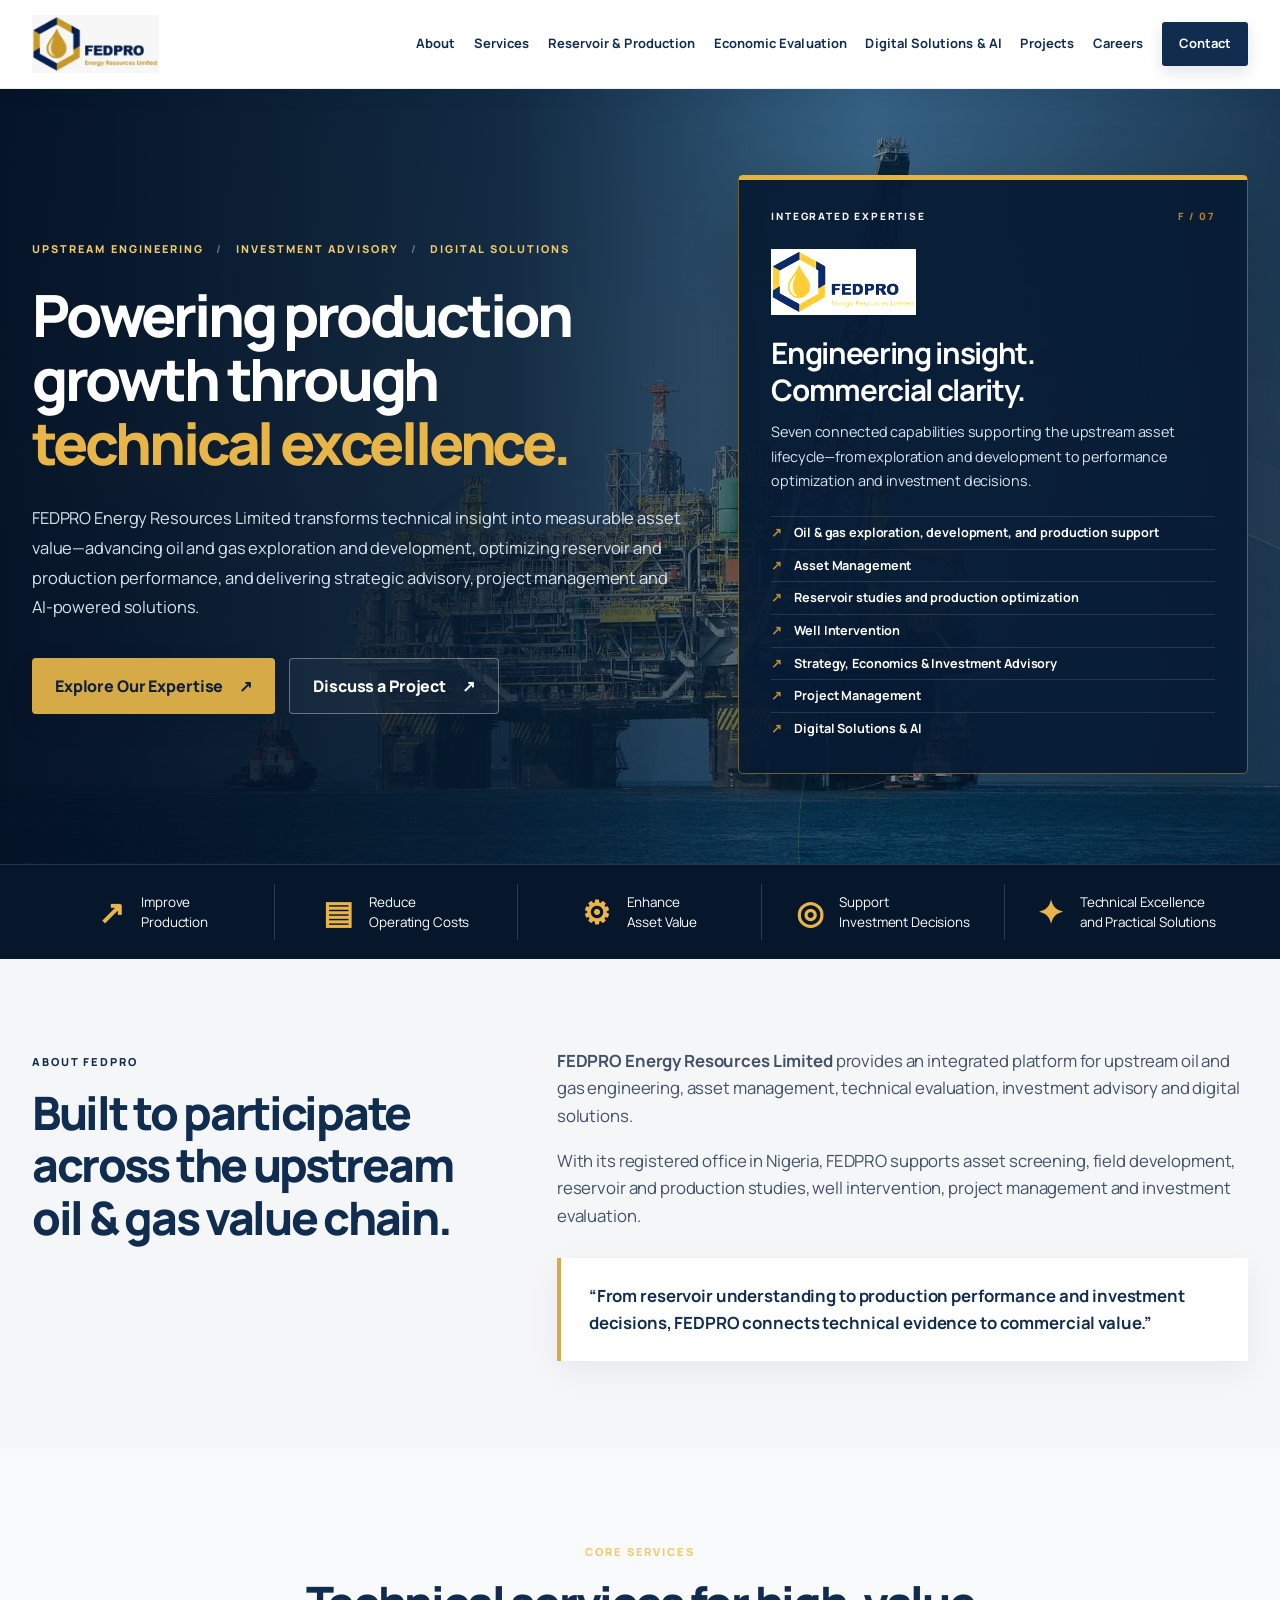
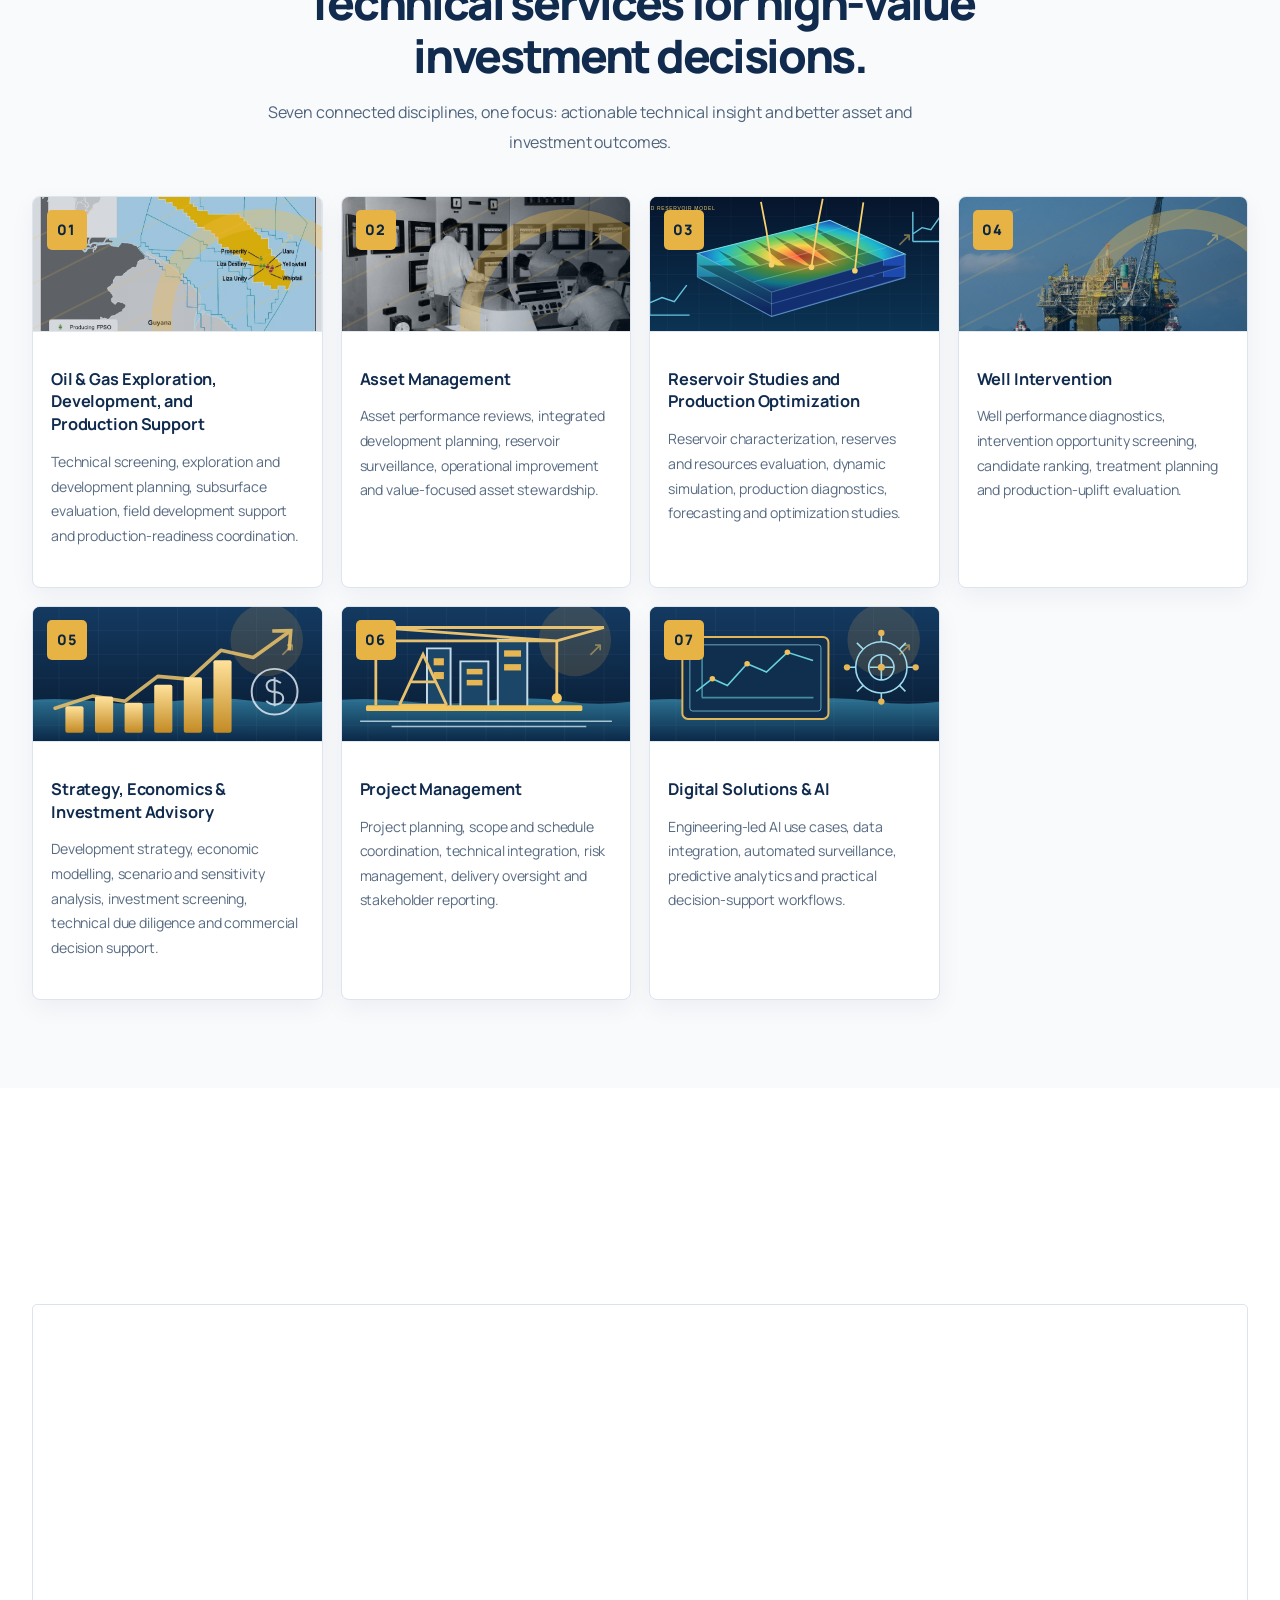
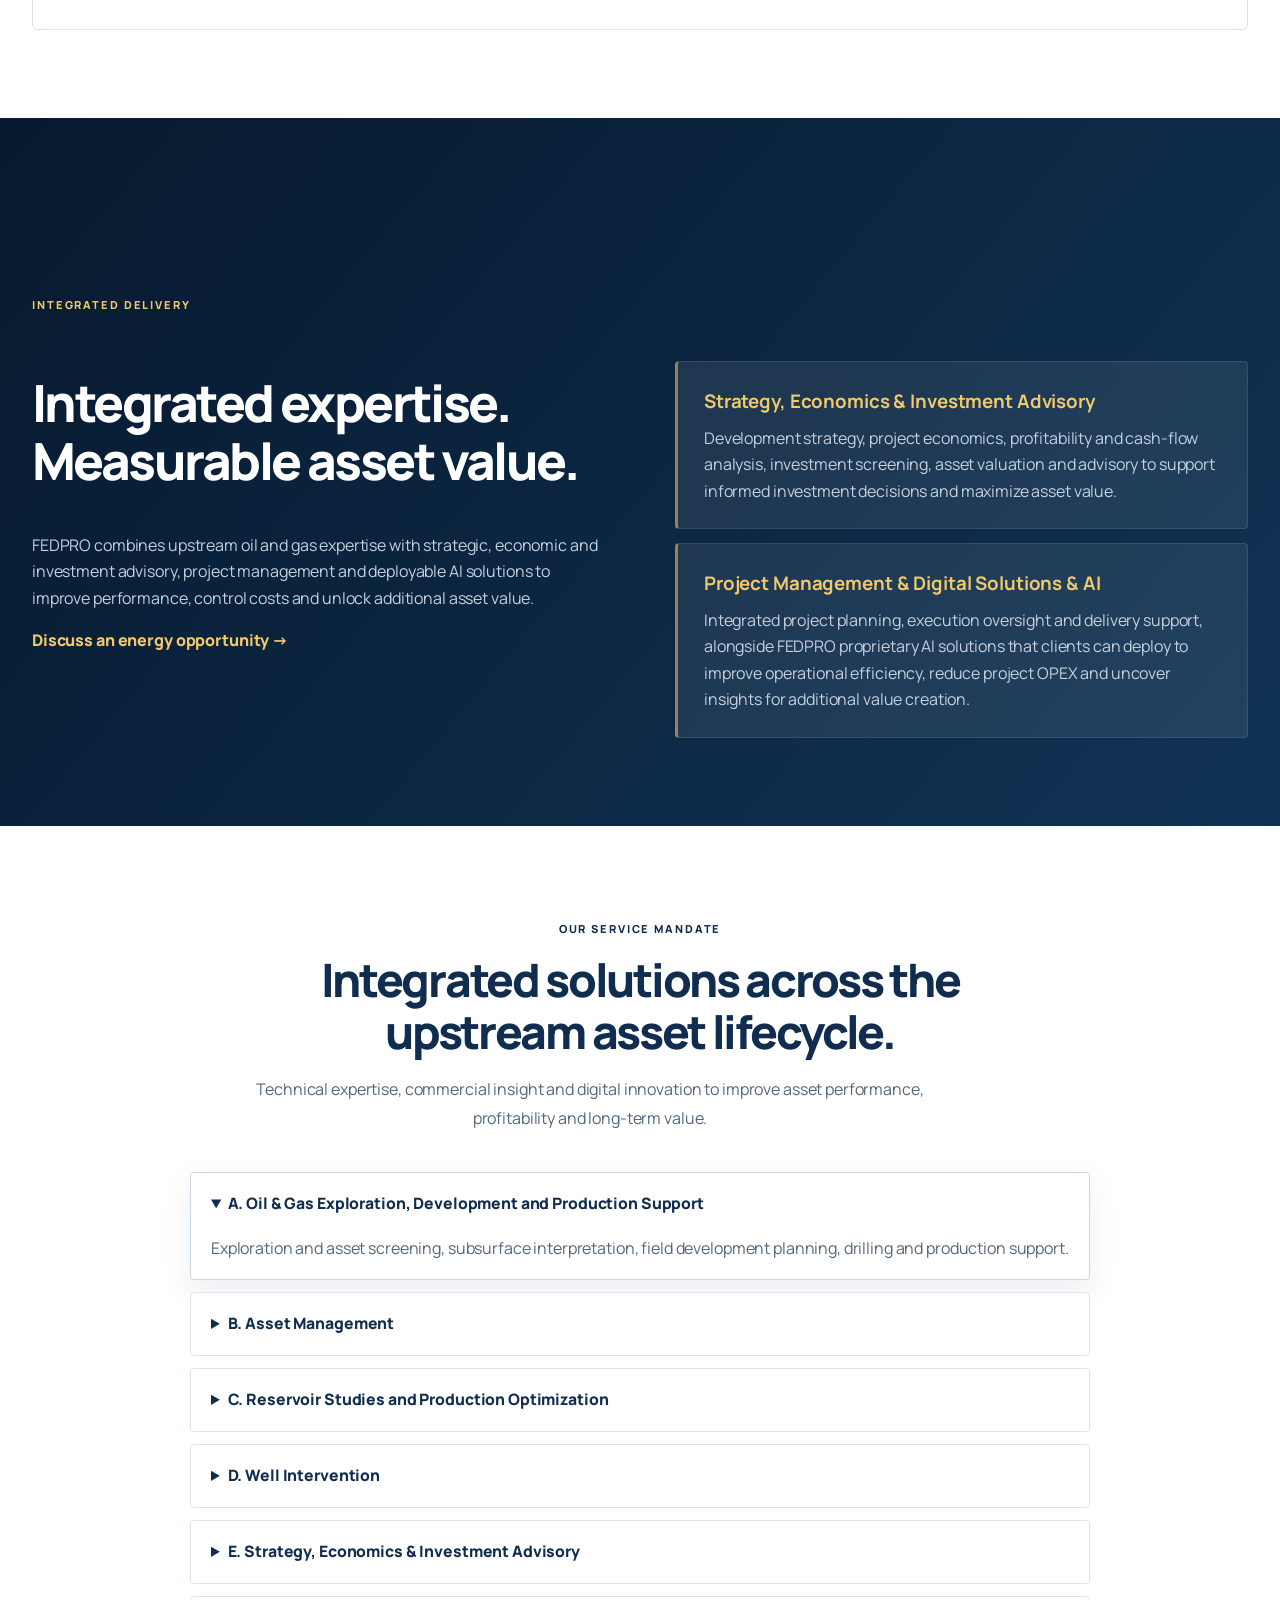
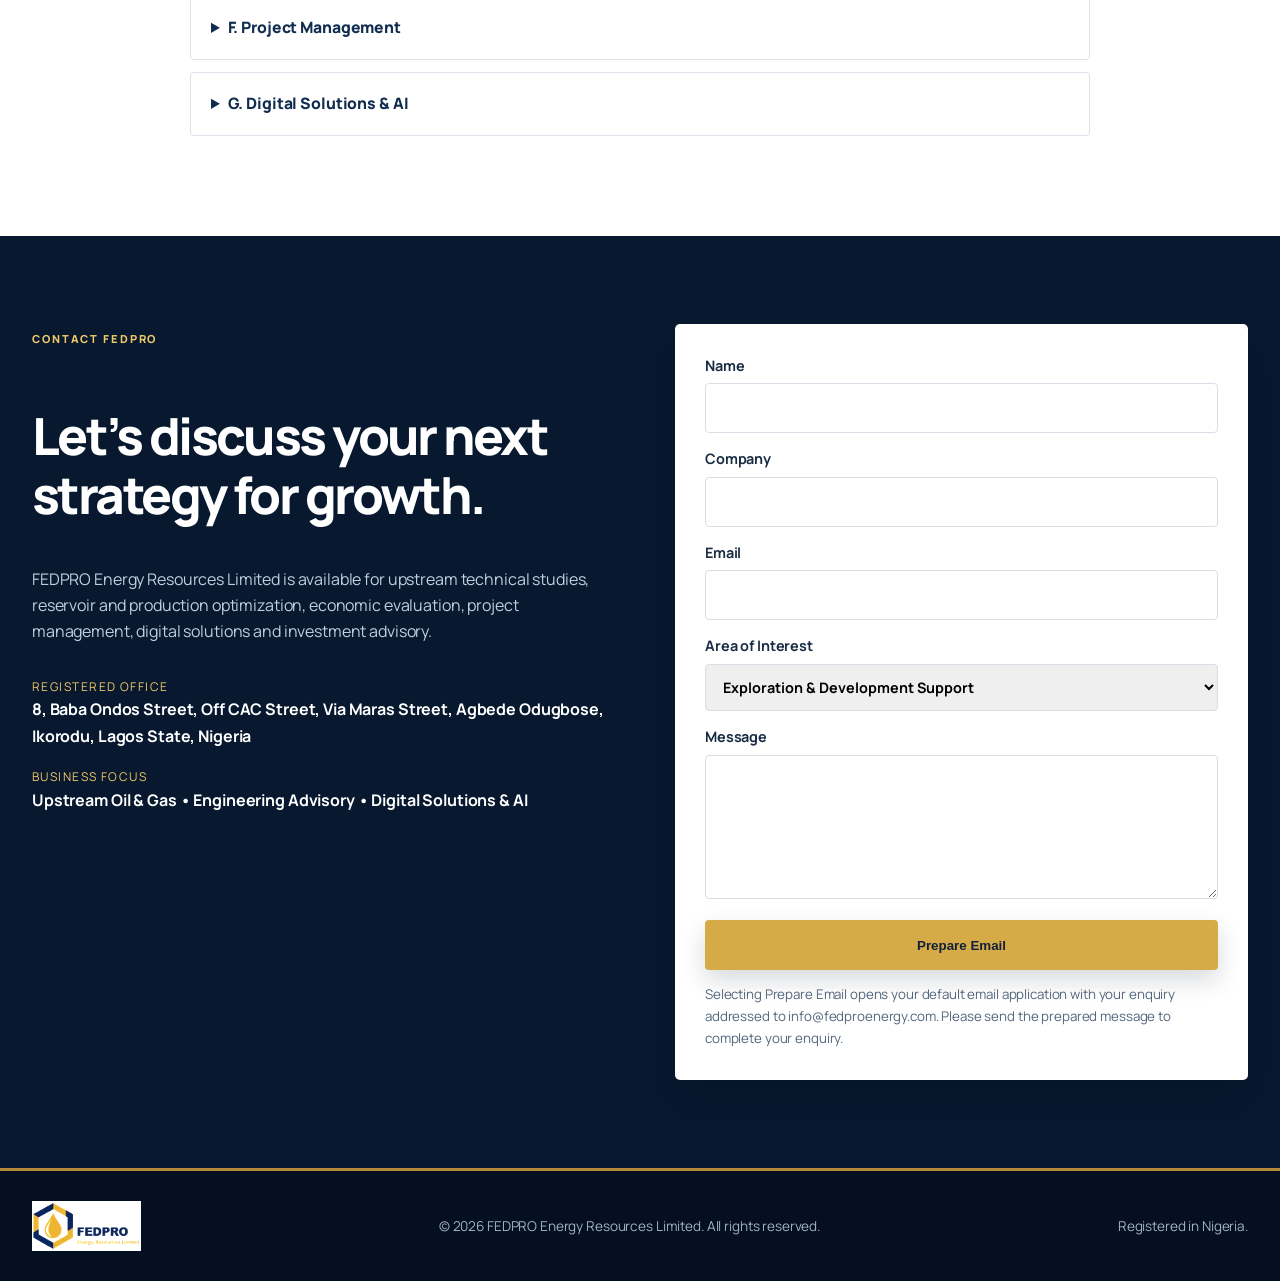
<file: index.html>
<!DOCTYPE html>
<html lang="en">
<head>
  <meta charset="UTF-8" />
  <meta name="viewport" content="width=device-width, initial-scale=1.0" />
  <meta name="description" content="FEDPRO Energy Resources Limited advances production growth through upstream oil and gas expertise, asset management, reservoir and production optimization, investment advisory, project delivery and AI-powered solutions." />
  <title>FEDPRO Energy Resources Limited</title>
  <link rel="preconnect" href="https://fonts.googleapis.com">
  <link rel="preconnect" href="https://fonts.gstatic.com" crossorigin>
  <link href="https://fonts.googleapis.com/css2?family=Manrope:wght@400;500;600;700;800&family=Playfair+Display:wght@700&display=swap" rel="stylesheet">
  <link rel="stylesheet" href="styles.css" />
</head>
<body>
  <header class="site-header">
    <div class="container nav-wrap">
      <a class="brand" href="#home" aria-label="FEDPRO Energy Resources Limited home"><img src="assets/fedpro-logo.webp" alt="FEDPRO Energy Resources Limited logo" /></a>
      <button class="menu-toggle" aria-label="Toggle navigation" aria-expanded="false">☰</button>
      <nav class="nav-links" aria-label="Primary navigation">
        <a href="about.html">About</a><a href="services.html">Services</a><a href="reservoir-production.html">Reservoir & Production</a><a href="cpr-due-diligence.html">Economic Evaluation</a><a href="ai.html">Digital Solutions &amp; AI</a><a href="projects.html">Projects</a><a href="careers.html">Careers</a><a href="contact.html" class="nav-cta">Contact</a>
      </nav>
    </div>
  </header>
  <main>
    <section id="home" class="hero">
      <div class="container hero-grid">
        <div class="hero-copy reveal">
          <span class="eyebrow">UPSTREAM ENGINEERING <span class="eyebrow-divider">/</span> INVESTMENT ADVISORY <span class="eyebrow-divider">/</span> DIGITAL SOLUTIONS</span>
          <h1>Powering production growth through <em>technical excellence.</em></h1>
          <p>FEDPRO Energy Resources Limited transforms technical insight into measurable asset value—advancing oil and gas exploration and development, optimizing reservoir and production performance, and delivering strategic advisory, project management and AI-powered solutions.</p>
          <div class="hero-actions"><a href="services.html" class="btn btn-primary">Explore Our Expertise <span aria-hidden="true">↗</span></a><a href="contact.html" class="btn btn-secondary">Discuss a Project <span aria-hidden="true">↗</span></a></div>
          <div class="hero-stats" hidden>
            <div><strong>Exploration & Production</strong><span>Asset acquisition, subsurface, drilling and production</span></div>
            <div><strong>Reservoir & Production</strong><span>Forecasting, economics, optimization and management</span></div>
            <div><strong>Economics &amp; Digital</strong><span>Investment decisions, project delivery and AI solutions</span></div>
          </div>
        </div>
        <aside class="hero-card reveal"><div class="hero-card-topline"><span>INTEGRATED EXPERTISE</span><span class="hero-card-mark">F / 07</span></div>
          <img src="assets/fedpro-logo.webp" alt="FEDPRO logo" />
          <h2>Engineering insight.<br>Commercial clarity.</h2>
          <p>Seven connected capabilities supporting the upstream asset lifecycle—from exploration and development to performance optimization and investment decisions.</p>
          <ul><li>Oil &amp; gas exploration, development, and production support</li><li>Asset Management</li><li>Reservoir studies and production optimization</li><li>Well Intervention</li><li>Strategy, Economics &amp; Investment Advisory</li><li>Project Management</li><li>Digital Solutions &amp; AI</li></ul>
        </aside>
      </div>
    </section>

    <div class="value-strip" aria-label="How FEDPRO creates value"><div class="container value-strip-grid"><div><b>↗</b><span>Improve<br>Production</span></div><div><b>▤</b><span>Reduce<br>Operating Costs</span></div><div><b>⚙</b><span>Enhance<br>Asset Value</span></div><div><b>◎</b><span>Support<br>Investment Decisions</span></div><div><b>✦</b><span>Technical Excellence<br>and Practical Solutions</span></div></div></div>

    <section id="about" class="section light">
      <div class="container two-col">
        <div class="section-heading reveal"><span class="eyebrow">ABOUT FEDPRO</span><h2>Built to participate across the upstream oil &amp; gas value chain.</h2></div>
        <div class="about-copy reveal">
          <p><strong>FEDPRO Energy Resources Limited</strong> provides an integrated platform for upstream oil and gas engineering, asset management, technical evaluation, investment advisory and digital solutions.</p>
          <p>With its registered office in Nigeria, FEDPRO supports asset screening, field development, reservoir and production studies, well intervention, project management and investment evaluation.</p>
          <div class="quote-box">“From reservoir understanding to production performance and investment decisions, FEDPRO connects technical evidence to commercial value.”</div>
        </div>
      </div>
    </section>

    <section id="services" class="section navy-section showcase-services">
      <div class="container">
        <div class="section-heading centered reveal"><span class="eyebrow gold">CORE SERVICES</span><h2>Technical services for high-value investment decisions.</h2><p>Seven connected disciplines, one focus: actionable technical insight and better asset and investment outcomes.</p></div>
        <div class="cards-grid showcase-grid">
          <article class="service-card reveal"><div class="service-visual service-visual-01" aria-hidden="true"><span>01</span></div><div class="service-body"><h3>Oil &amp; Gas Exploration, Development, and Production Support</h3><p>Technical screening, exploration and development planning, subsurface evaluation, field development support and production-readiness coordination.</p></div></article>
          <article class="service-card reveal"><div class="service-visual service-visual-02" aria-hidden="true"><span>02</span></div><div class="service-body"><h3>Asset Management</h3><p>Asset performance reviews, integrated development planning, reservoir surveillance, operational improvement and value-focused asset stewardship.</p></div></article>
          <article class="service-card reveal"><div class="service-visual service-visual-03" aria-hidden="true"><span>03</span></div><div class="service-body"><h3>Reservoir Studies and Production Optimization</h3><p>Reservoir characterization, reserves and resources evaluation, dynamic simulation, production diagnostics, forecasting and optimization studies.</p></div></article>
          <article class="service-card reveal"><div class="service-visual service-visual-04" aria-hidden="true"><span>04</span></div><div class="service-body"><h3>Well Intervention</h3><p>Well performance diagnostics, intervention opportunity screening, candidate ranking, treatment planning and production-uplift evaluation.</p></div></article>
          <article class="service-card reveal"><div class="service-visual service-visual-05" aria-hidden="true"><span>05</span></div><div class="service-body"><h3>Strategy, Economics &amp; Investment Advisory</h3><p>Development strategy, economic modelling, scenario and sensitivity analysis, investment screening, technical due diligence and commercial decision support.</p></div></article>
          <article class="service-card reveal"><div class="service-visual service-visual-06" aria-hidden="true"><span>06</span></div><div class="service-body"><h3>Project Management</h3><p>Project planning, scope and schedule coordination, technical integration, risk management, delivery oversight and stakeholder reporting.</p></div></article>
          <article class="service-card reveal"><div class="service-visual service-visual-07" aria-hidden="true"><span>07</span></div><div class="service-body"><h3>Digital Solutions &amp; AI</h3><p>Engineering-led AI use cases, data integration, automated surveillance, predictive analytics and practical decision-support workflows.</p></div></article>
        </div>
      </div>
    </section>

    <section id="capabilities" class="section">
      <div class="container">
        <div class="section-heading reveal"><span class="eyebrow">INTEGRATED CAPABILITIES</span><h2>Integrated support from exploration to asset value.</h2></div>
        <div class="capability-track">
          <div class="capability reveal"><b>1</b><h3>Explore &amp; Assess</h3><p>Support oil and gas exploration and asset acquisition through subsurface data interpretation, reservoir studies, opportunity screening, technical due diligence and AI-assisted analysis.</p></div>
          <div class="capability reveal"><b>2</b><h3>Plan &amp; Develop</h3><p>Integrate field development planning, reservoir management, well and drilling support, project management, production forecasting and development strategy to advance assets toward production.</p></div>
          <div class="capability reveal"><b>3</b><h3>Operate &amp; Optimize</h3><p>Strengthen asset performance through production surveillance, reservoir and production optimization, well intervention planning, operational diagnostics and practical AI-enabled decision support.</p></div>
          <div class="capability reveal"><b>4</b><h3>Evaluate &amp; Monetize</h3><p>Assess project profitability, cash flow and investment returns through economic modelling, scenario and risk analysis, strategic advisory, asset valuation and commercial plans that maximize long-term value.</p></div>
        </div>
      </div>
    </section>

    <section id="energy" class="section energy-section">
      <div class="container energy-grid">
        <div class="reveal"><span class="eyebrow gold">INTEGRATED DELIVERY</span><h2>Integrated expertise. Measurable asset value.</h2><p>FEDPRO combines upstream oil and gas expertise with strategic, economic and investment advisory, project management and deployable AI solutions to improve performance, control costs and unlock additional asset value.</p><a href="contact.html" class="text-link">Discuss an energy opportunity →</a></div>
        <div class="energy-panels">
          <div class="panel reveal"><h3>Upstream Oil &amp; Gas</h3><p>Exploration, production, asset acquisition, drilling, reservoir and production management.</p></div>
          <div class="panel reveal"><h3>Strategy, Economics &amp; Investment Advisory</h3><p>Development strategy, project economics, profitability and cash-flow analysis, investment screening, asset valuation and advisory to support informed investment decisions and maximize asset value.</p></div>
          <div class="panel reveal"><h3>Project Management &amp; Digital Solutions &amp; AI</h3><p>Integrated project planning, execution oversight and delivery support, alongside FEDPRO proprietary AI solutions that clients can deploy to improve operational efficiency, reduce project OPEX and uncover insights for additional value creation.</p></div>
        </div>
      </div>
    </section>

    <section class="section objectives-section">
      <div class="container">
        <div class="section-heading centered reveal"><span class="eyebrow">OUR SERVICE MANDATE</span><h2>Integrated solutions across the upstream asset lifecycle.</h2><p>Technical expertise, commercial insight and digital innovation to improve asset performance, profitability and long-term value.</p></div>
        <div class="objectives-list reveal">
          <details open><summary>A. Oil &amp; Gas Exploration, Development and Production Support</summary><p>Exploration and asset screening, subsurface interpretation, field development planning, drilling and production support.</p></details>
          <details><summary>B. Asset Management</summary><p>Integrated asset planning, performance surveillance, reservoir management, operational improvement and value optimization.</p></details>
          <details><summary>C. Reservoir Studies and Production Optimization</summary><p>Reservoir modelling, reserves evaluation, production forecasting, well diagnostics and production enhancement.</p></details>
          <details><summary>D. Well Intervention</summary><p>Intervention screening, candidate ranking, well performance diagnostics, intervention planning and production uplift evaluation.</p></details>
          <details><summary>E. Strategy, Economics &amp; Investment Advisory</summary><p>Profitability and cash-flow evaluation, development economics, investment screening, asset valuation and risk analysis.</p></details>
          <details><summary>F. Project Management</summary><p>Project planning, multidisciplinary coordination, schedule and cost oversight, execution support and delivery assurance.</p></details>
          <details><summary>G. Digital Solutions &amp; AI</summary><p>Deployable proprietary AI solutions for engineering analytics, predictive insights and decision support to improve efficiency, reduce project OPEX and identify additional value.</p></details>
        </div>
      </div>
    </section>

    <section id="contact" class="section contact-section">
      <div class="container contact-grid">
        <div class="reveal"><span class="eyebrow gold">CONTACT FEDPRO</span><h2>Let’s discuss your next strategy for growth.</h2><p>FEDPRO Energy Resources Limited is available for upstream technical studies, reservoir and production optimization, economic evaluation, project management, digital solutions and investment advisory.</p><div class="contact-meta"><div><span>Registered Office</span><strong>8, Baba Ondos Street, Off CAC Street, Via Maras Street, Agbede Odugbose, Ikorodu, Lagos State, Nigeria</strong></div><div><span>Business Focus</span><strong>Upstream Oil &amp; Gas • Engineering Advisory • Digital Solutions &amp; AI</strong></div></div></div>
        <form class="contact-form reveal" id="contactForm">
          <label>Name<input type="text" name="name" required /></label><label>Company<input type="text" name="company" /></label><label>Email<input type="email" name="email" required /></label>
          <label>Area of Interest<select name="interest"><option>Exploration &amp; Development Support</option><option>Asset Management</option><option>Reservoir Studies &amp; Production Optimization</option><option>Well Intervention</option><option>Strategy, Economics &amp; Investment Advisory</option><option>Project Management</option><option>Digital Solutions &amp; AI</option><option>Partnership / Other</option></select></label>
          <label>Message<textarea name="message" rows="5" required></textarea></label><button type="submit" class="btn btn-primary">Prepare Email</button>
          <small>Selecting Prepare Email opens your default email application with your enquiry addressed to info@fedproenergy.com. Please send the prepared message to complete your enquiry.</small>
        </form>
      </div>
    </section>
  </main>
  <footer><div class="container footer-wrap"><img src="assets/fedpro-logo.webp" alt="FEDPRO logo" /><p>© <span id="year"></span> FEDPRO Energy Resources Limited. All rights reserved.</p><p>Registered in Nigeria.</p></div></footer>
  <script src="script.js"></script>
</body>
</html>
</file>
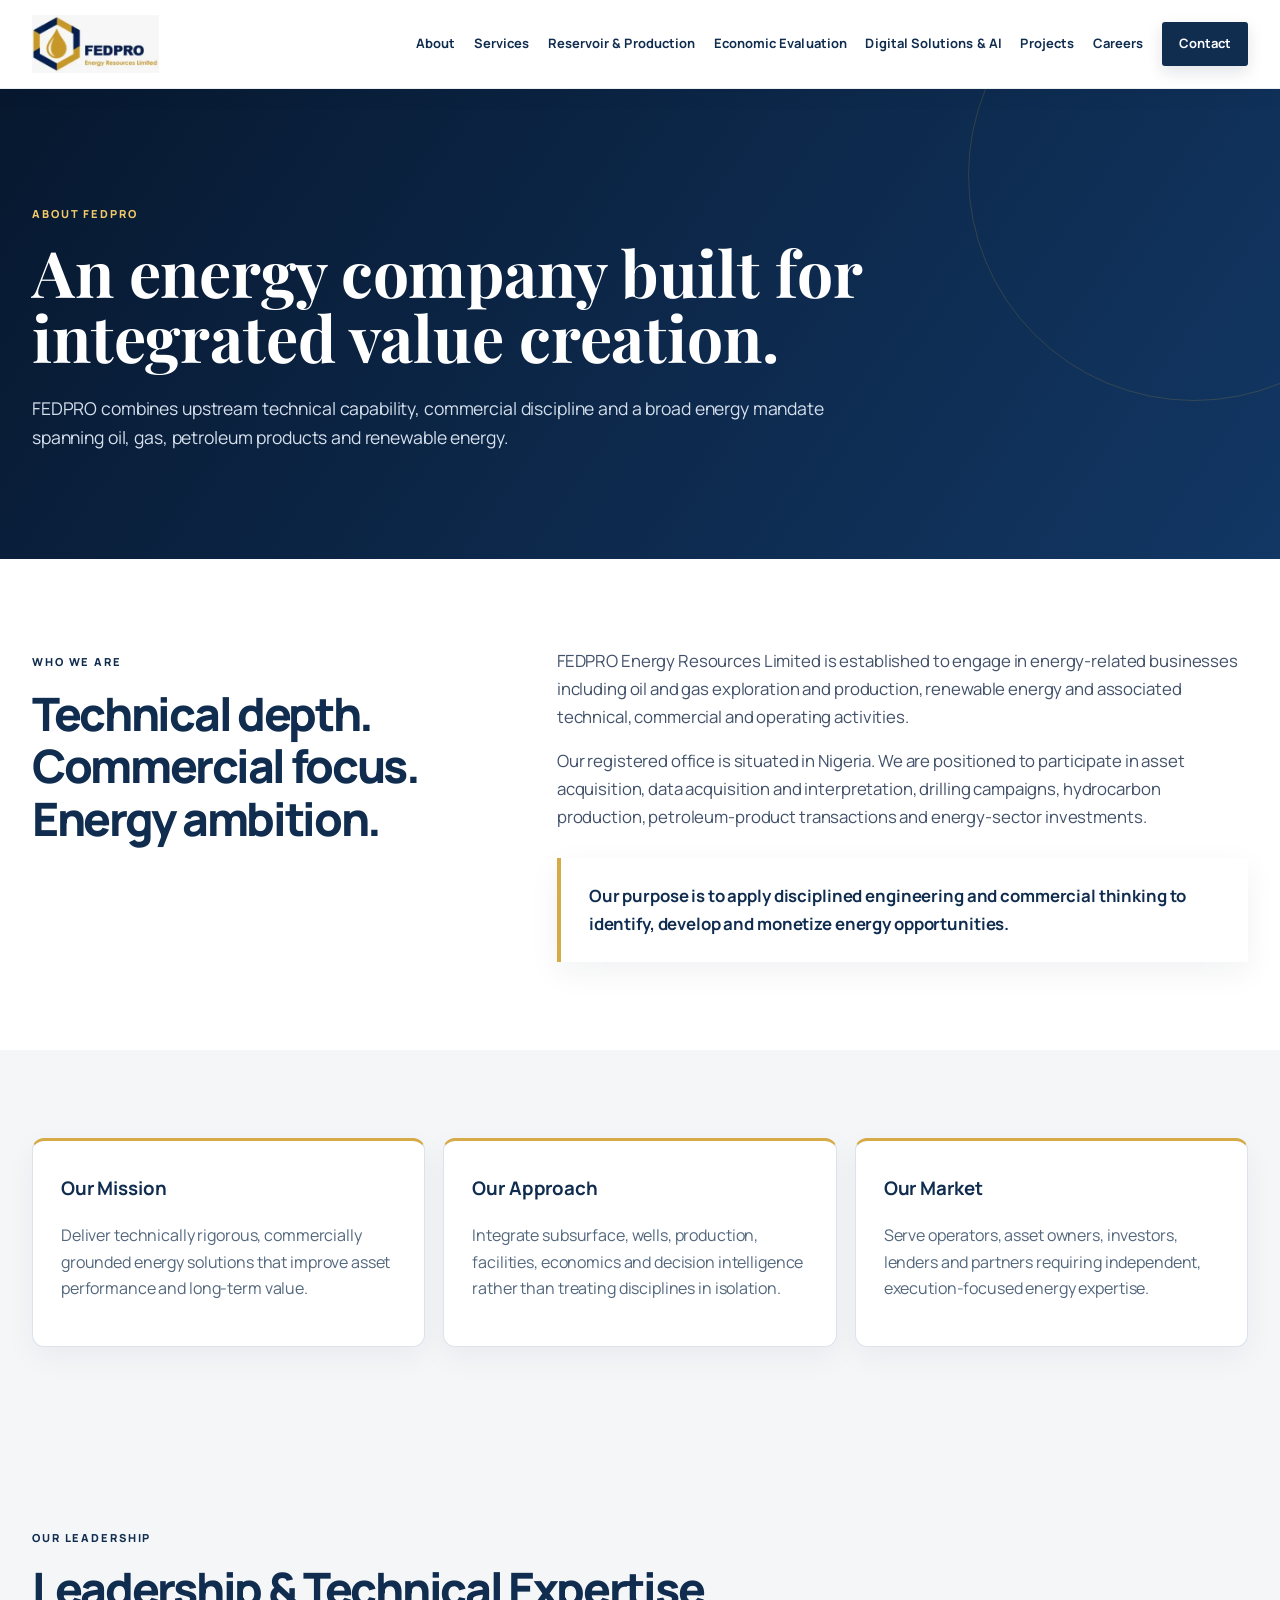
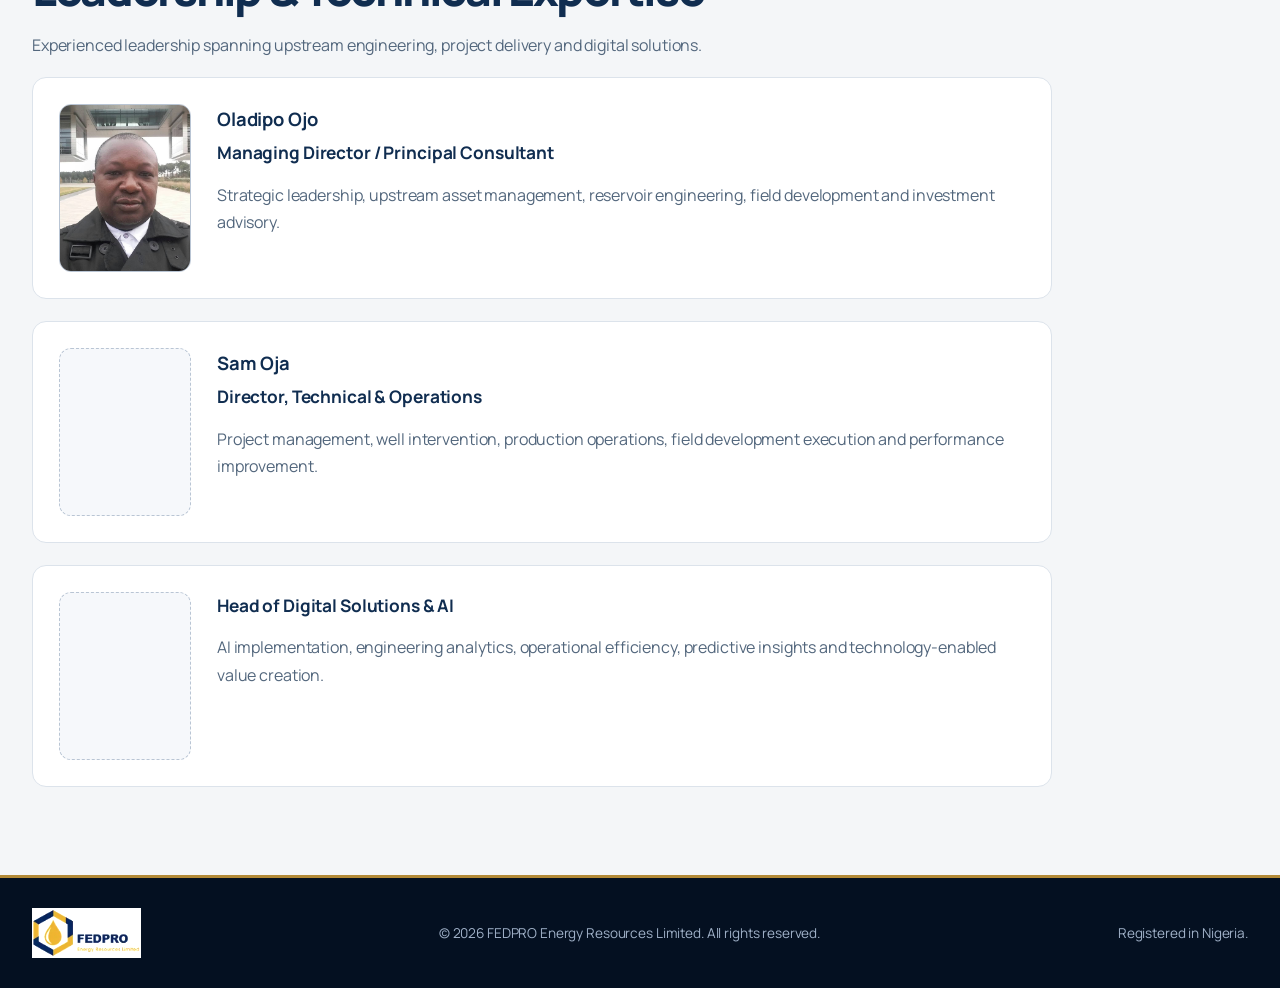
<file: about.html>
<!DOCTYPE html><html lang="en"><head><meta charset="UTF-8"><meta name="viewport" content="width=device-width,initial-scale=1"><meta name="description" content="About FEDPRO Energy Resources Limited."><title>About Us | FEDPRO Energy Resources Limited</title><link rel="preconnect" href="https://fonts.googleapis.com"><link rel="preconnect" href="https://fonts.gstatic.com" crossorigin><link href="https://fonts.googleapis.com/css2?family=Manrope:wght@400;500;600;700;800&family=Playfair+Display:wght@700&display=swap" rel="stylesheet"><link rel="stylesheet" href="styles.css"></head><body><header class="site-header"><div class="container nav-wrap"><a class="brand" href="index.html"><img src="assets/fedpro-logo.webp" alt="FEDPRO Energy Resources Limited"></a><button class="menu-toggle" aria-label="Toggle navigation" aria-expanded="false">☰</button><nav class="nav-links"><a href="about.html">About</a><a href="services.html">Services</a><a href="reservoir-production.html">Reservoir & Production</a><a href="cpr-due-diligence.html">Economic Evaluation</a><a href="ai.html">Digital Solutions &amp; AI</a><a href="projects.html">Projects</a><a href="careers.html">Careers</a><a class="nav-cta" href="contact.html">Contact</a></nav></div></header><main><section class="page-hero"><div class="container reveal"><span class="eyebrow gold">ABOUT FEDPRO</span><h1>An energy company built for integrated value creation.</h1><p>FEDPRO combines upstream technical capability, commercial discipline and a broad energy mandate spanning oil, gas, petroleum products and renewable energy.</p></div></section><section class="section"><div class="container two-col"><div class="section-heading reveal"><span class="eyebrow">WHO WE ARE</span><h2>Technical depth. Commercial focus. Energy ambition.</h2></div><div class="about-copy reveal"><p>FEDPRO Energy Resources Limited is established to engage in energy-related businesses including oil and gas exploration and production, renewable energy and associated technical, commercial and operating activities.</p><p>Our registered office is situated in Nigeria. We are positioned to participate in asset acquisition, data acquisition and interpretation, drilling campaigns, hydrocarbon production, petroleum-product transactions and energy-sector investments.</p><div class="quote-box">Our purpose is to apply disciplined engineering and commercial thinking to identify, develop and monetize energy opportunities.</div></div></div></section><section class="section light"><div class="container"><div class="cards-grid light-cards"><article class="info-card reveal"><h3>Our Mission</h3><p>Deliver technically rigorous, commercially grounded energy solutions that improve asset performance and long-term value.</p></article><article class="info-card reveal"><h3>Our Approach</h3><p>Integrate subsurface, wells, production, facilities, economics and decision intelligence rather than treating disciplines in isolation.</p></article><article class="info-card reveal"><h3>Our Market</h3><p>Serve operators, asset owners, investors, lenders and partners requiring independent, execution-focused energy expertise.</p></article></div></div></section><section class="section light leadership-section"><div class="container"><div class="section-heading reveal"><span class="eyebrow">OUR LEADERSHIP</span><h2>Leadership &amp; Technical Expertise</h2><p>Experienced leadership spanning upstream engineering, project delivery and digital solutions.</p></div><div class="leadership-list">
<article class="leadership-person reveal"><img class="leadership-photo" src="assets/oladipo-ojo.jpg.jpeg" alt="Oladipo Ojo, Managing Director and Principal Consultant" loading="lazy" style="object-fit:cover;object-position:center 35%;border-style:solid"><div class="leadership-info"><h3>Oladipo Ojo</h3><h4>Managing Director / Principal Consultant</h4><p>Strategic leadership, upstream asset management, reservoir engineering, field development and investment advisory.</p></div></article>
<article class="leadership-person reveal"><div class="leadership-photo" aria-label="Portrait to be added"></div><div class="leadership-info"><h3>Sam Oja</h3><h4>Director, Technical &amp; Operations</h4><p>Project management, well intervention, production operations, field development execution and performance improvement.</p></div></article>
<article class="leadership-person reveal"><div class="leadership-photo" aria-label="Portrait to be added"></div><div class="leadership-info"><h4>Head of Digital Solutions &amp; AI</h4><p>AI implementation, engineering analytics, operational efficiency, predictive insights and technology-enabled value creation.</p></div></article>
</div></div></section></main><footer><div class="container footer-wrap"><img src="assets/fedpro-logo.webp" alt="FEDPRO logo"><p>© <span id="year"></span> FEDPRO Energy Resources Limited. All rights reserved.</p><p>Registered in Nigeria.</p></div></footer><script src="script.js"></script></body></html>
</file>
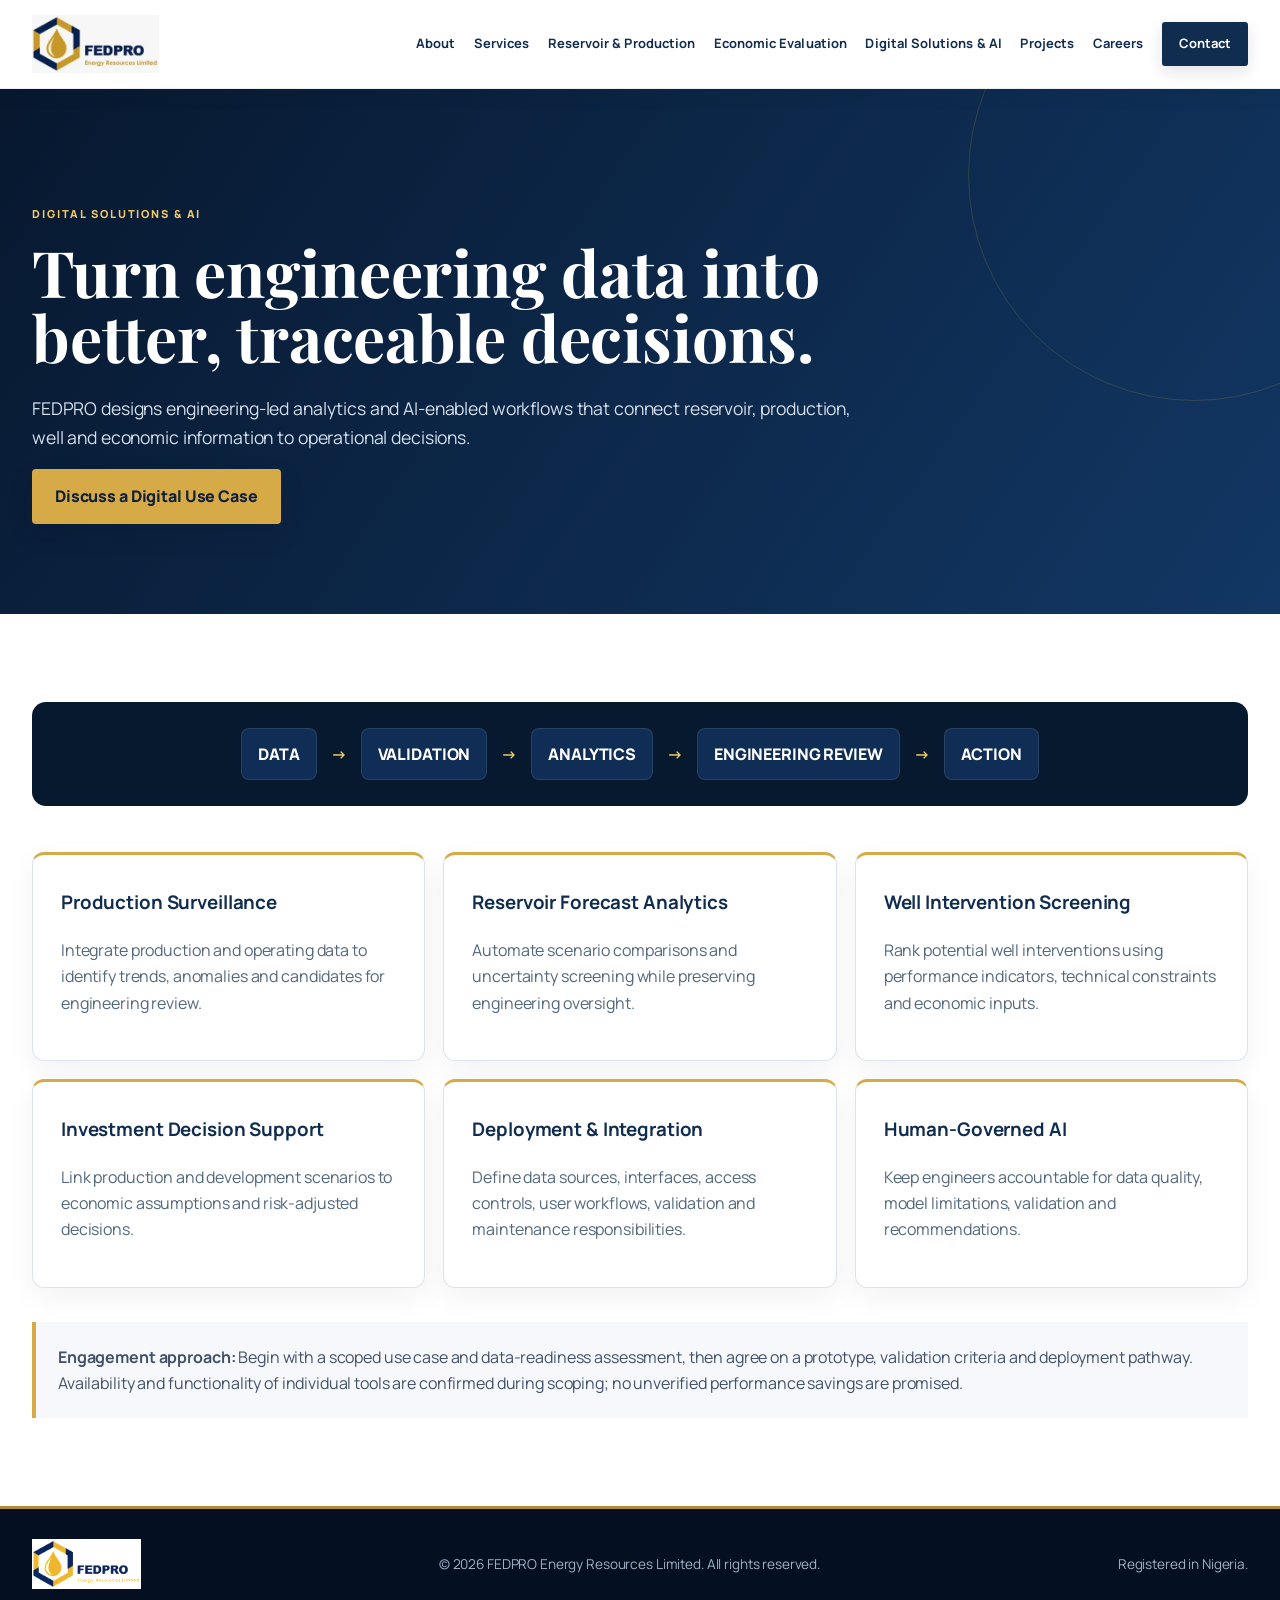
<file: ai.html>
<!DOCTYPE html><html lang="en"><head><meta charset="UTF-8"><meta name="viewport" content="width=device-width,initial-scale=1"><meta name="description" content="FEDPRO digital solutions and engineering-led AI for upstream asset decisions."><title>Digital Solutions & AI | FEDPRO Energy Resources Limited</title><link rel="preconnect" href="https://fonts.googleapis.com"><link rel="preconnect" href="https://fonts.gstatic.com" crossorigin><link href="https://fonts.googleapis.com/css2?family=Manrope:wght@400;500;600;700;800&family=Playfair+Display:wght@700&display=swap" rel="stylesheet"><link rel="stylesheet" href="styles.css"></head><body><header class="site-header"><div class="container nav-wrap"><a class="brand" href="index.html"><img src="assets/fedpro-logo.webp" alt="FEDPRO Energy Resources Limited"></a><button class="menu-toggle" aria-label="Toggle navigation" aria-expanded="false">☰</button><nav class="nav-links"><a href="about.html">About</a><a href="services.html">Services</a><a href="reservoir-production.html">Reservoir & Production</a><a href="cpr-due-diligence.html">Economic Evaluation</a><a href="ai.html">Digital Solutions &amp; AI</a><a href="projects.html">Projects</a><a href="careers.html">Careers</a><a class="nav-cta" href="contact.html">Contact</a></nav></div></header><main><section class="page-hero"><div class="container reveal"><span class="eyebrow gold">DIGITAL SOLUTIONS &amp; AI</span><h1>Turn engineering data into better, traceable decisions.</h1><p>FEDPRO designs engineering-led analytics and AI-enabled workflows that connect reservoir, production, well and economic information to operational decisions.</p><a class="btn btn-primary" href="contact.html">Discuss a Digital Use Case</a></div></section><section class="section"><div class="container"><div class="value-flow reveal"><span>DATA</span><b>→</b><span>VALIDATION</span><b>→</b><span>ANALYTICS</span><b>→</b><span>ENGINEERING REVIEW</span><b>→</b><span>ACTION</span></div><div class="cards-grid light-cards"><article class="info-card reveal"><h3>Production Surveillance</h3><p>Integrate production and operating data to identify trends, anomalies and candidates for engineering review.</p></article><article class="info-card reveal"><h3>Reservoir Forecast Analytics</h3><p>Automate scenario comparisons and uncertainty screening while preserving engineering oversight.</p></article><article class="info-card reveal"><h3>Well Intervention Screening</h3><p>Rank potential well interventions using performance indicators, technical constraints and economic inputs.</p></article><article class="info-card reveal"><h3>Investment Decision Support</h3><p>Link production and development scenarios to economic assumptions and risk-adjusted decisions.</p></article><article class="info-card reveal"><h3>Deployment &amp; Integration</h3><p>Define data sources, interfaces, access controls, user workflows, validation and maintenance responsibilities.</p></article><article class="info-card reveal"><h3>Human-Governed AI</h3><p>Keep engineers accountable for data quality, model limitations, validation and recommendations.</p></article></div><div class="notice reveal"><strong>Engagement approach:</strong> Begin with a scoped use case and data-readiness assessment, then agree on a prototype, validation criteria and deployment pathway. Availability and functionality of individual tools are confirmed during scoping; no unverified performance savings are promised.</div></div></section></main><footer><div class="container footer-wrap"><img src="assets/fedpro-logo.webp" alt="FEDPRO logo"><p>© <span id="year"></span> FEDPRO Energy Resources Limited. All rights reserved.</p><p>Registered in Nigeria.</p></div></footer><script src="script.js"></script></body></html>
</file>
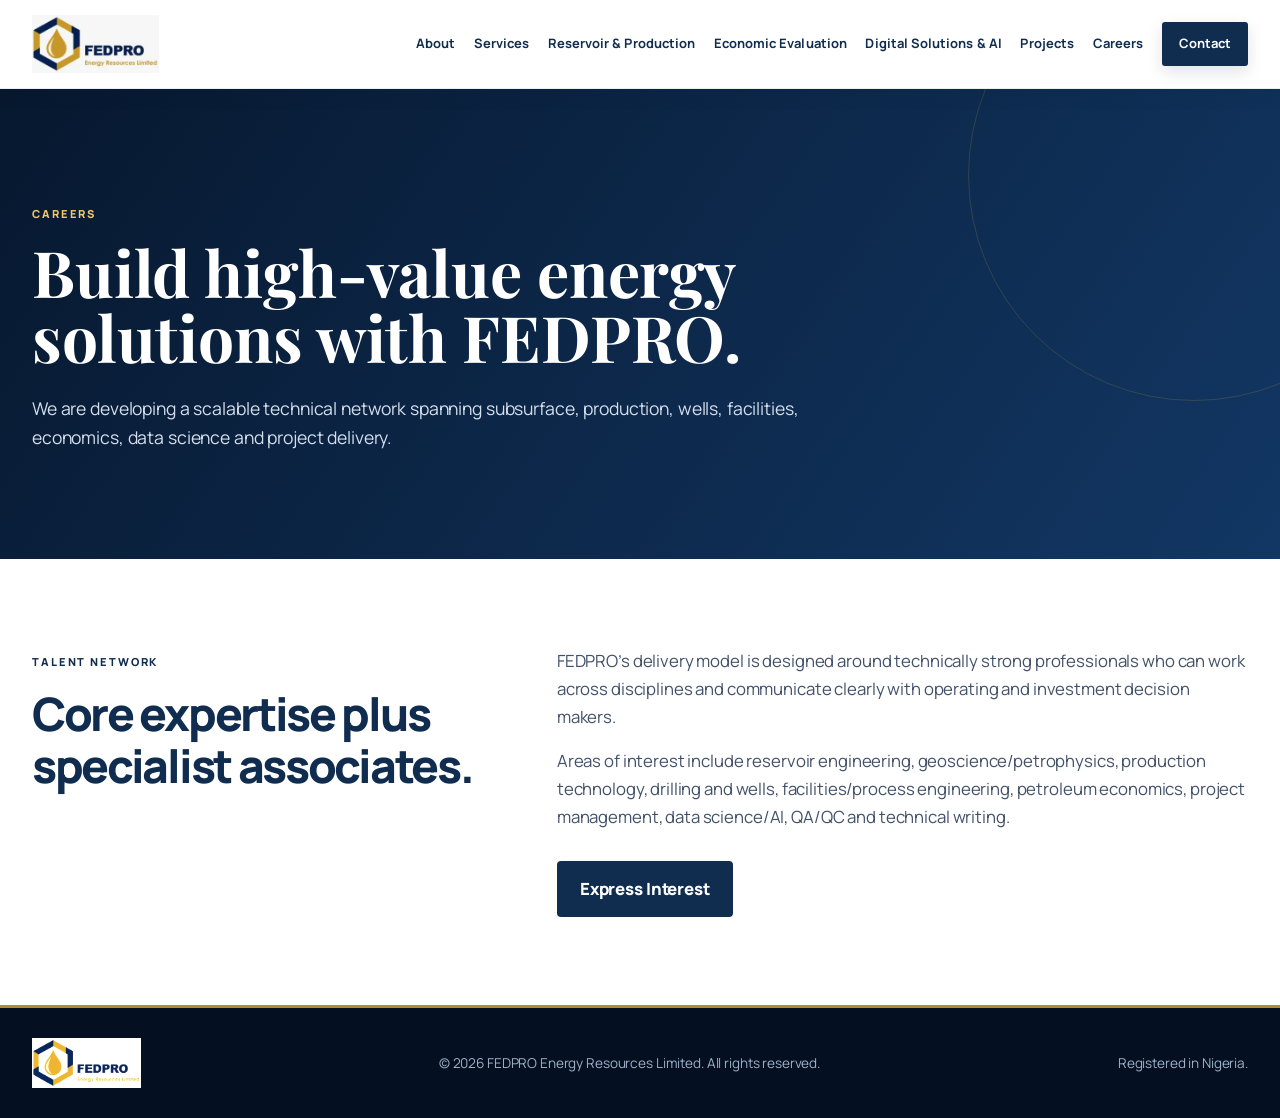
<file: careers.html>
<!DOCTYPE html><html lang="en"><head><meta charset="UTF-8"><meta name="viewport" content="width=device-width,initial-scale=1"><meta name="description" content="Careers and associate opportunities at FEDPRO Energy Resources Limited."><title>Careers | FEDPRO Energy Resources Limited</title><link rel="preconnect" href="https://fonts.googleapis.com"><link rel="preconnect" href="https://fonts.gstatic.com" crossorigin><link href="https://fonts.googleapis.com/css2?family=Manrope:wght@400;500;600;700;800&family=Playfair+Display:wght@700&display=swap" rel="stylesheet"><link rel="stylesheet" href="styles.css"></head><body><header class="site-header"><div class="container nav-wrap"><a class="brand" href="index.html"><img src="assets/fedpro-logo.webp" alt="FEDPRO Energy Resources Limited"></a><button class="menu-toggle" aria-label="Toggle navigation" aria-expanded="false">☰</button><nav class="nav-links"><a href="about.html">About</a><a href="services.html">Services</a><a href="reservoir-production.html">Reservoir & Production</a><a href="cpr-due-diligence.html">Economic Evaluation</a><a href="ai.html">Digital Solutions &amp; AI</a><a href="projects.html">Projects</a><a href="careers.html">Careers</a><a class="nav-cta" href="contact.html">Contact</a></nav></div></header><main><section class="page-hero"><div class="container reveal"><span class="eyebrow gold">CAREERS</span><h1>Build high-value energy solutions with FEDPRO.</h1><p>We are developing a scalable technical network spanning subsurface, production, wells, facilities, economics, data science and project delivery.</p></div></section><section class="section"><div class="container two-col"><div class="section-heading reveal"><span class="eyebrow">TALENT NETWORK</span><h2>Core expertise plus specialist associates.</h2></div><div class="about-copy reveal"><p>FEDPRO’s delivery model is designed around technically strong professionals who can work across disciplines and communicate clearly with operating and investment decision makers.</p><p>Areas of interest include reservoir engineering, geoscience/petrophysics, production technology, drilling and wells, facilities/process engineering, petroleum economics, project management, data science/AI, QA/QC and technical writing.</p><a class="btn btn-dark" href="contact.html">Express Interest</a></div></div></section></main><footer><div class="container footer-wrap"><img src="assets/fedpro-logo.webp" alt="FEDPRO logo"><p>© <span id="year"></span> FEDPRO Energy Resources Limited. All rights reserved.</p><p>Registered in Nigeria.</p></div></footer><script src="script.js"></script></body></html>
</file>
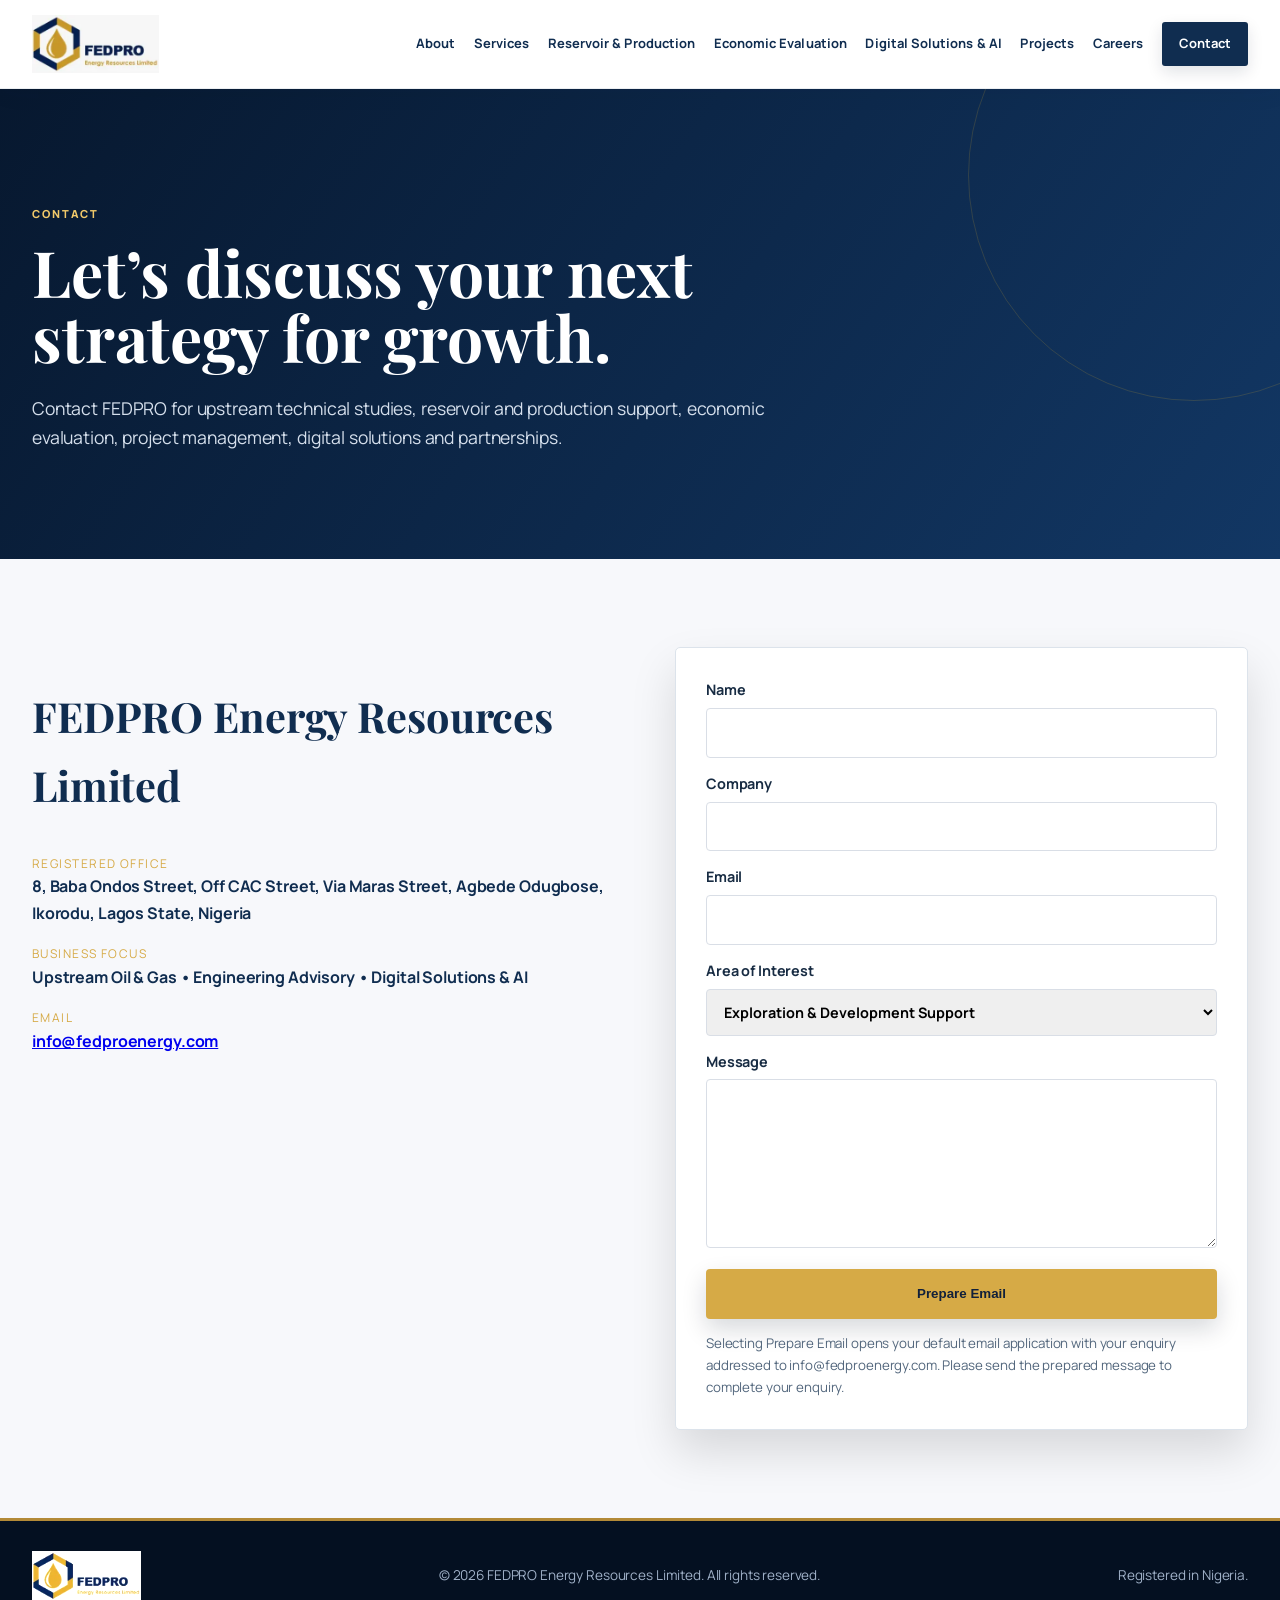
<file: contact.html>
<!DOCTYPE html><html lang="en"><head><meta charset="UTF-8"><meta name="viewport" content="width=device-width,initial-scale=1"><meta name="description" content="Contact FEDPRO Energy Resources Limited."><title>Contact | FEDPRO Energy Resources Limited</title><link rel="preconnect" href="https://fonts.googleapis.com"><link rel="preconnect" href="https://fonts.gstatic.com" crossorigin><link href="https://fonts.googleapis.com/css2?family=Manrope:wght@400;500;600;700;800&family=Playfair+Display:wght@700&display=swap" rel="stylesheet"><link rel="stylesheet" href="styles.css"></head><body><header class="site-header"><div class="container nav-wrap"><a class="brand" href="index.html"><img src="assets/fedpro-logo.webp" alt="FEDPRO Energy Resources Limited"></a><button class="menu-toggle" aria-label="Toggle navigation" aria-expanded="false">☰</button><nav class="nav-links"><a href="about.html">About</a><a href="services.html">Services</a><a href="reservoir-production.html">Reservoir & Production</a><a href="cpr-due-diligence.html">Economic Evaluation</a><a href="ai.html">Digital Solutions &amp; AI</a><a href="projects.html">Projects</a><a href="careers.html">Careers</a><a class="nav-cta" href="contact.html">Contact</a></nav></div></header><main><section class="page-hero"><div class="container reveal"><span class="eyebrow gold">CONTACT</span><h1>Let’s discuss your next strategy for growth.</h1><p>Contact FEDPRO for upstream technical studies, reservoir and production support, economic evaluation, project management, digital solutions and partnerships.</p></div></section><section class="section contact-page"><div class="container contact-grid"><div class="reveal"><h2>FEDPRO Energy Resources Limited</h2><div class="contact-meta dark-meta"><div><span>Registered Office</span><strong>8, Baba Ondos Street, Off CAC Street, Via Maras Street, Agbede Odugbose, Ikorodu, Lagos State, Nigeria</strong></div><div><span>Business Focus</span><strong>Upstream Oil &amp; Gas • Engineering Advisory • Digital Solutions &amp; AI</strong></div><div><span>Email</span><strong><a href="mailto:info@fedproenergy.com">info@fedproenergy.com</a></strong></div></div></div><form class="contact-form bordered reveal" id="contactForm"><label>Name<input type="text" name="name" required></label><label>Company<input type="text" name="company"></label><label>Email<input type="email" name="email" required></label><label>Area of Interest<select name="interest"><option>Exploration &amp; Development Support</option><option>Asset Management</option><option>Reservoir Studies &amp; Production Optimization</option><option>Well Intervention</option><option>Strategy, Economics &amp; Investment Advisory</option><option>Project Management</option><option>Digital Solutions &amp; AI</option><option>Partnership / Other</option></select></label><label>Message<textarea name="message" rows="6" required></textarea></label><button class="btn btn-primary" type="submit">Prepare Email</button><small>Selecting Prepare Email opens your default email application with your enquiry addressed to info@fedproenergy.com. Please send the prepared message to complete your enquiry.</small></form></div></section></main><footer><div class="container footer-wrap"><img src="assets/fedpro-logo.webp" alt="FEDPRO logo"><p>© <span id="year"></span> FEDPRO Energy Resources Limited. All rights reserved.</p><p>Registered in Nigeria.</p></div></footer><script src="script.js"></script></body></html>
</file>
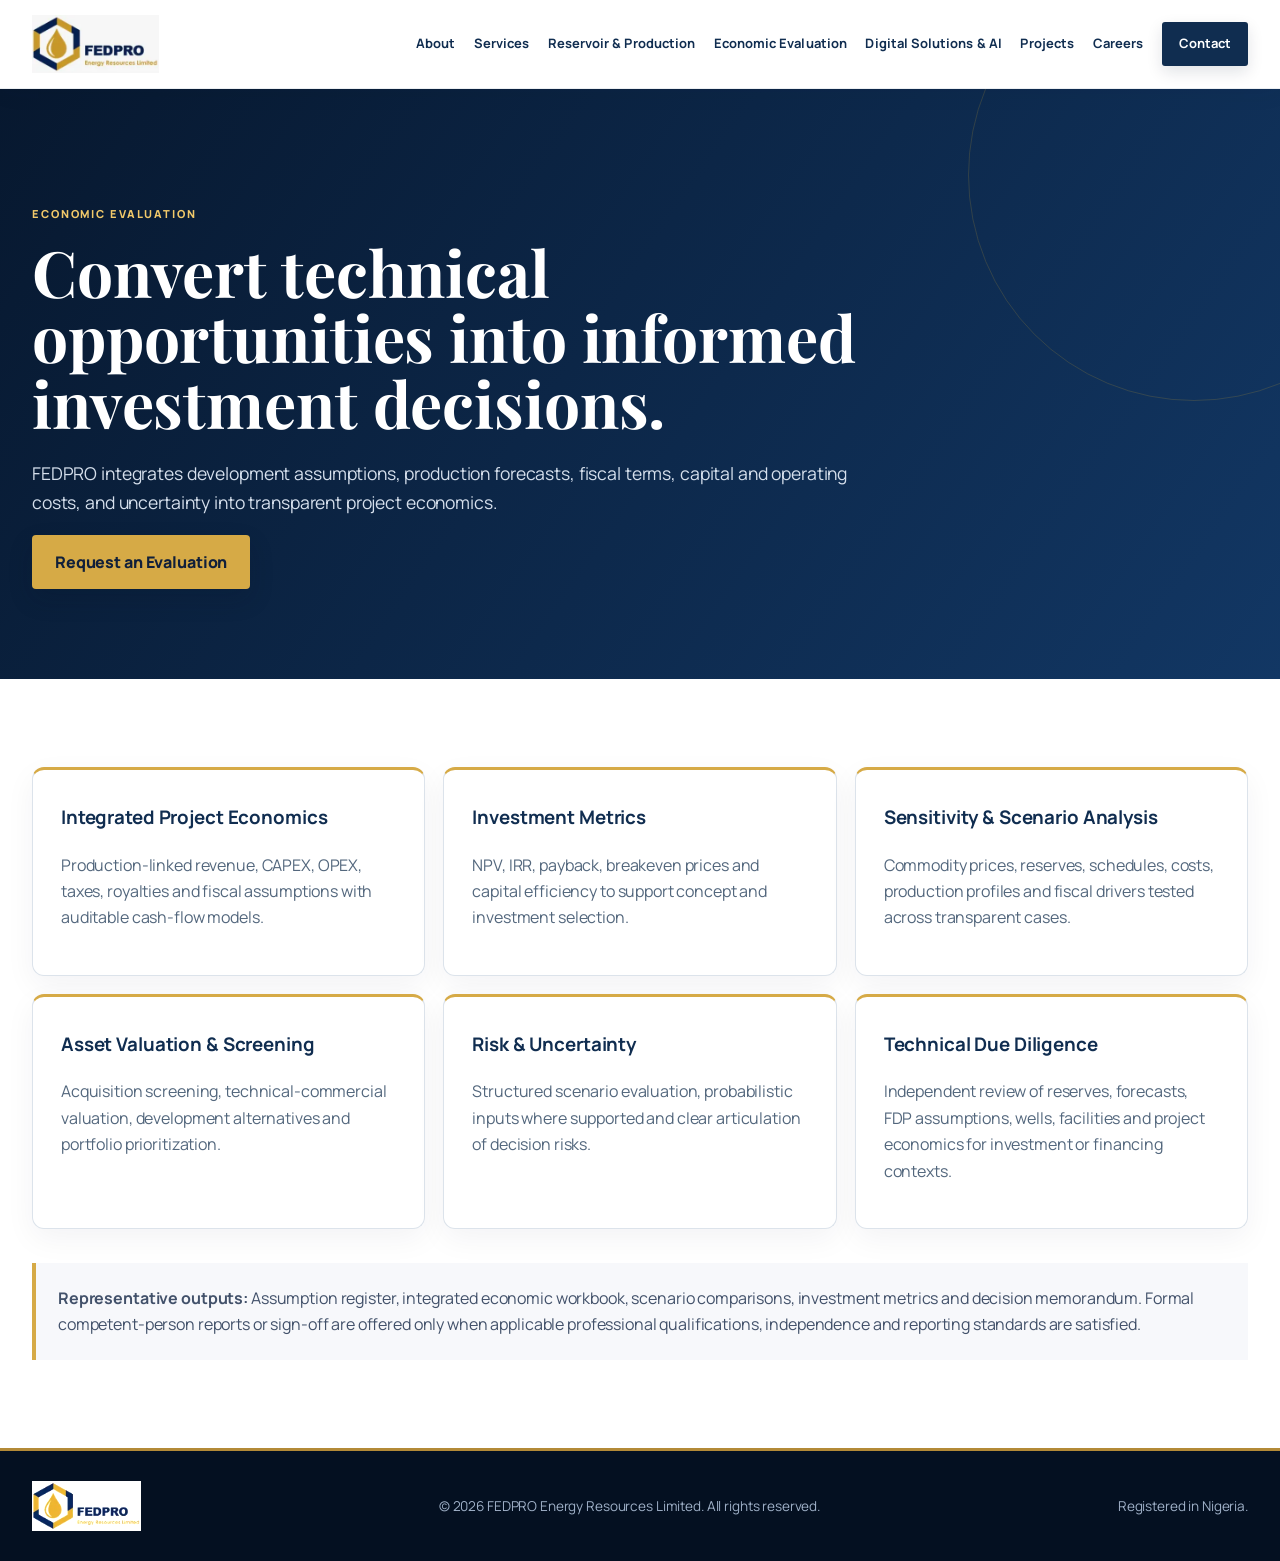
<file: cpr-due-diligence.html>
<!DOCTYPE html><html lang="en"><head><meta charset="UTF-8"><meta name="viewport" content="width=device-width,initial-scale=1"><meta name="description" content="FEDPRO economic evaluation, project cash-flow modelling, investment advisory and technical due diligence."><title>Economic Evaluation | FEDPRO Energy Resources Limited</title><link rel="preconnect" href="https://fonts.googleapis.com"><link rel="preconnect" href="https://fonts.gstatic.com" crossorigin><link href="https://fonts.googleapis.com/css2?family=Manrope:wght@400;500;600;700;800&family=Playfair+Display:wght@700&display=swap" rel="stylesheet"><link rel="stylesheet" href="styles.css"></head><body><header class="site-header"><div class="container nav-wrap"><a class="brand" href="index.html"><img src="assets/fedpro-logo.webp" alt="FEDPRO Energy Resources Limited"></a><button class="menu-toggle" aria-label="Toggle navigation" aria-expanded="false">☰</button><nav class="nav-links"><a href="about.html">About</a><a href="services.html">Services</a><a href="reservoir-production.html">Reservoir & Production</a><a href="cpr-due-diligence.html">Economic Evaluation</a><a href="ai.html">Digital Solutions &amp; AI</a><a href="projects.html">Projects</a><a href="careers.html">Careers</a><a class="nav-cta" href="contact.html">Contact</a></nav></div></header><main><section class="page-hero"><div class="container reveal"><span class="eyebrow gold">ECONOMIC EVALUATION</span><h1>Convert technical opportunities into informed investment decisions.</h1><p>FEDPRO integrates development assumptions, production forecasts, fiscal terms, capital and operating costs, and uncertainty into transparent project economics.</p><a class="btn btn-primary" href="contact.html">Request an Evaluation</a></div></section><section class="section"><div class="container"><div class="cards-grid light-cards"><article class="info-card reveal"><h3>Integrated Project Economics</h3><p>Production-linked revenue, CAPEX, OPEX, taxes, royalties and fiscal assumptions with auditable cash-flow models.</p></article><article class="info-card reveal"><h3>Investment Metrics</h3><p>NPV, IRR, payback, breakeven prices and capital efficiency to support concept and investment selection.</p></article><article class="info-card reveal"><h3>Sensitivity &amp; Scenario Analysis</h3><p>Commodity prices, reserves, schedules, costs, production profiles and fiscal drivers tested across transparent cases.</p></article><article class="info-card reveal"><h3>Asset Valuation &amp; Screening</h3><p>Acquisition screening, technical-commercial valuation, development alternatives and portfolio prioritization.</p></article><article class="info-card reveal"><h3>Risk &amp; Uncertainty</h3><p>Structured scenario evaluation, probabilistic inputs where supported and clear articulation of decision risks.</p></article><article class="info-card reveal"><h3>Technical Due Diligence</h3><p>Independent review of reserves, forecasts, FDP assumptions, wells, facilities and project economics for investment or financing contexts.</p></article></div><div class="notice reveal"><strong>Representative outputs:</strong> Assumption register, integrated economic workbook, scenario comparisons, investment metrics and decision memorandum. Formal competent-person reports or sign-off are offered only when applicable professional qualifications, independence and reporting standards are satisfied.</div></div></section></main><footer><div class="container footer-wrap"><img src="assets/fedpro-logo.webp" alt="FEDPRO logo"><p>© <span id="year"></span> FEDPRO Energy Resources Limited. All rights reserved.</p><p>Registered in Nigeria.</p></div></footer><script src="script.js"></script></body></html>
</file>
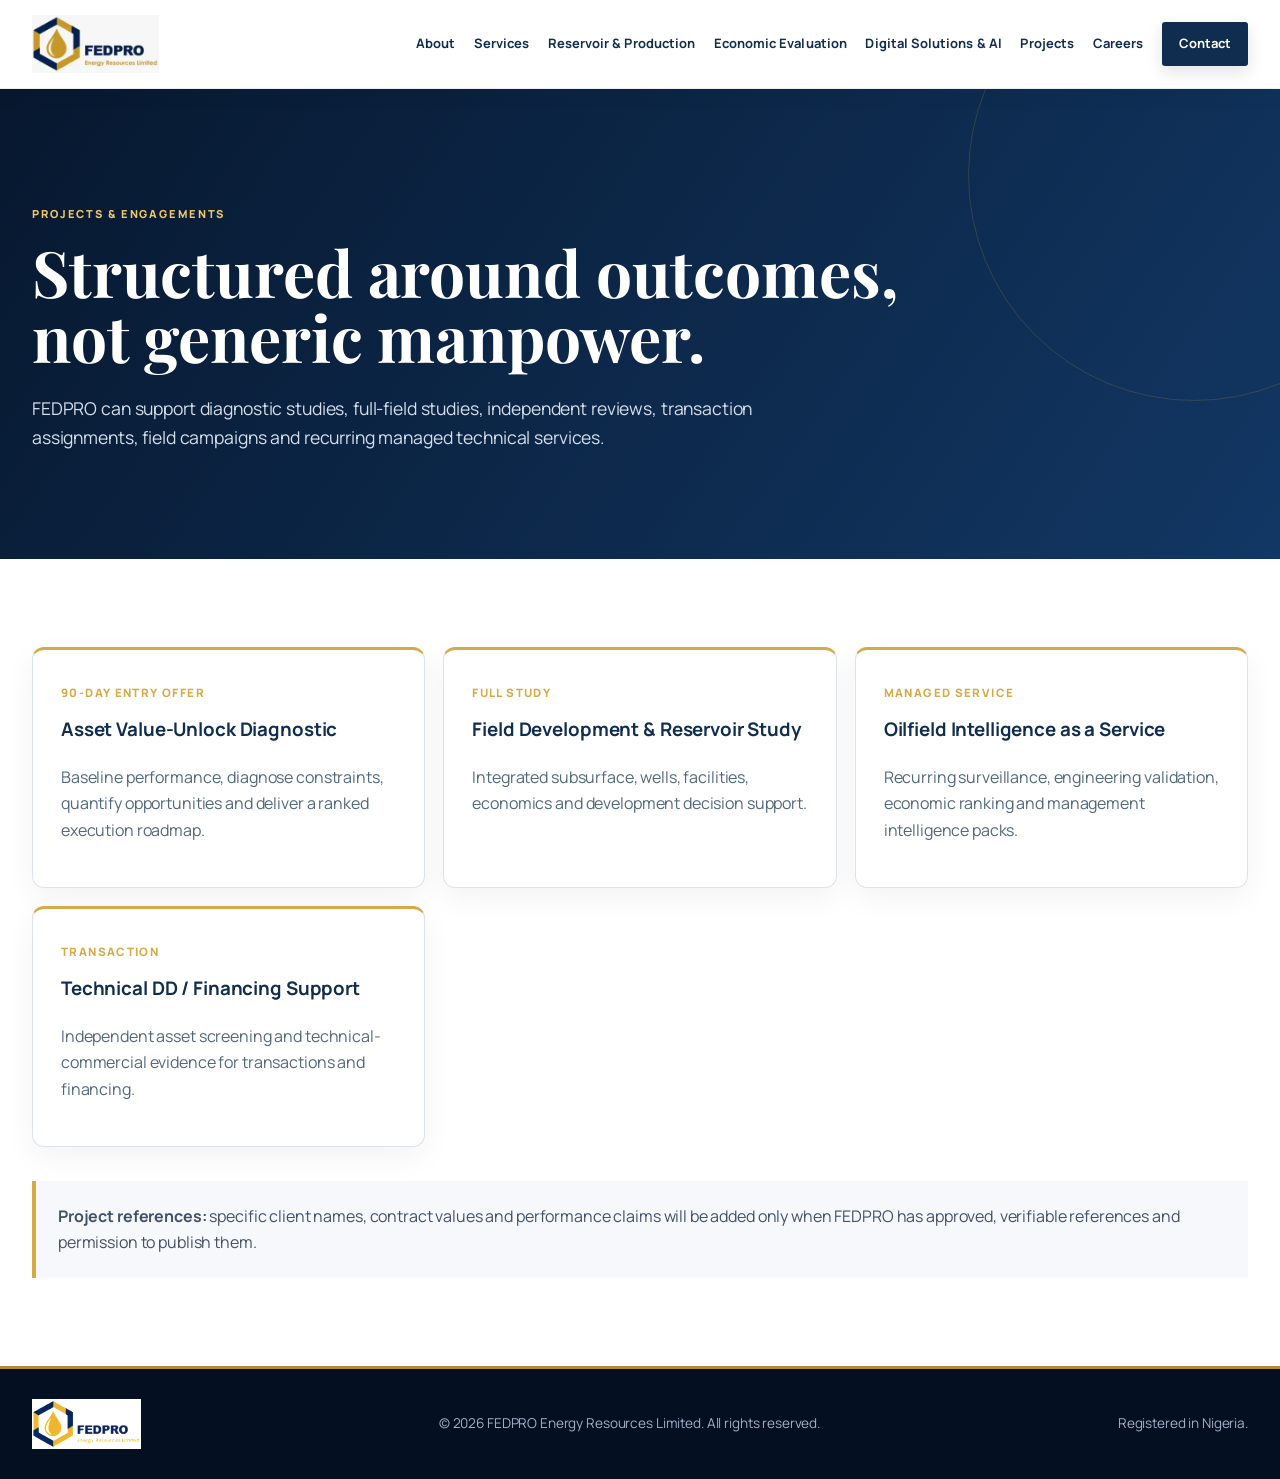
<file: projects.html>
<!DOCTYPE html><html lang="en"><head><meta charset="UTF-8"><meta name="viewport" content="width=device-width,initial-scale=1"><meta name="description" content="FEDPRO project and engagement capabilities."><title>Projects | FEDPRO Energy Resources Limited</title><link rel="preconnect" href="https://fonts.googleapis.com"><link rel="preconnect" href="https://fonts.gstatic.com" crossorigin><link href="https://fonts.googleapis.com/css2?family=Manrope:wght@400;500;600;700;800&family=Playfair+Display:wght@700&display=swap" rel="stylesheet"><link rel="stylesheet" href="styles.css"></head><body><header class="site-header"><div class="container nav-wrap"><a class="brand" href="index.html"><img src="assets/fedpro-logo.webp" alt="FEDPRO Energy Resources Limited"></a><button class="menu-toggle" aria-label="Toggle navigation" aria-expanded="false">☰</button><nav class="nav-links"><a href="about.html">About</a><a href="services.html">Services</a><a href="reservoir-production.html">Reservoir & Production</a><a href="cpr-due-diligence.html">Economic Evaluation</a><a href="ai.html">Digital Solutions &amp; AI</a><a href="projects.html">Projects</a><a href="careers.html">Careers</a><a class="nav-cta" href="contact.html">Contact</a></nav></div></header><main><section class="page-hero"><div class="container reveal"><span class="eyebrow gold">PROJECTS & ENGAGEMENTS</span><h1>Structured around outcomes, not generic manpower.</h1><p>FEDPRO can support diagnostic studies, full-field studies, independent reviews, transaction assignments, field campaigns and recurring managed technical services.</p></div></section><section class="section"><div class="container"><div class="cards-grid light-cards"><article class="info-card reveal"><span class="tag">90-DAY ENTRY OFFER</span><h3>Asset Value-Unlock Diagnostic</h3><p>Baseline performance, diagnose constraints, quantify opportunities and deliver a ranked execution roadmap.</p></article><article class="info-card reveal"><span class="tag">FULL STUDY</span><h3>Field Development & Reservoir Study</h3><p>Integrated subsurface, wells, facilities, economics and development decision support.</p></article><article class="info-card reveal"><span class="tag">MANAGED SERVICE</span><h3>Oilfield Intelligence as a Service</h3><p>Recurring surveillance, engineering validation, economic ranking and management intelligence packs.</p></article><article class="info-card reveal"><span class="tag">TRANSACTION</span><h3>Technical DD / Financing Support</h3><p>Independent asset screening and technical-commercial evidence for transactions and financing.</p></article></div><div class="notice reveal"><strong>Project references:</strong> specific client names, contract values and performance claims will be added only when FEDPRO has approved, verifiable references and permission to publish them.</div></div></section></main><footer><div class="container footer-wrap"><img src="assets/fedpro-logo.webp" alt="FEDPRO logo"><p>© <span id="year"></span> FEDPRO Energy Resources Limited. All rights reserved.</p><p>Registered in Nigeria.</p></div></footer><script src="script.js"></script></body></html>
</file>
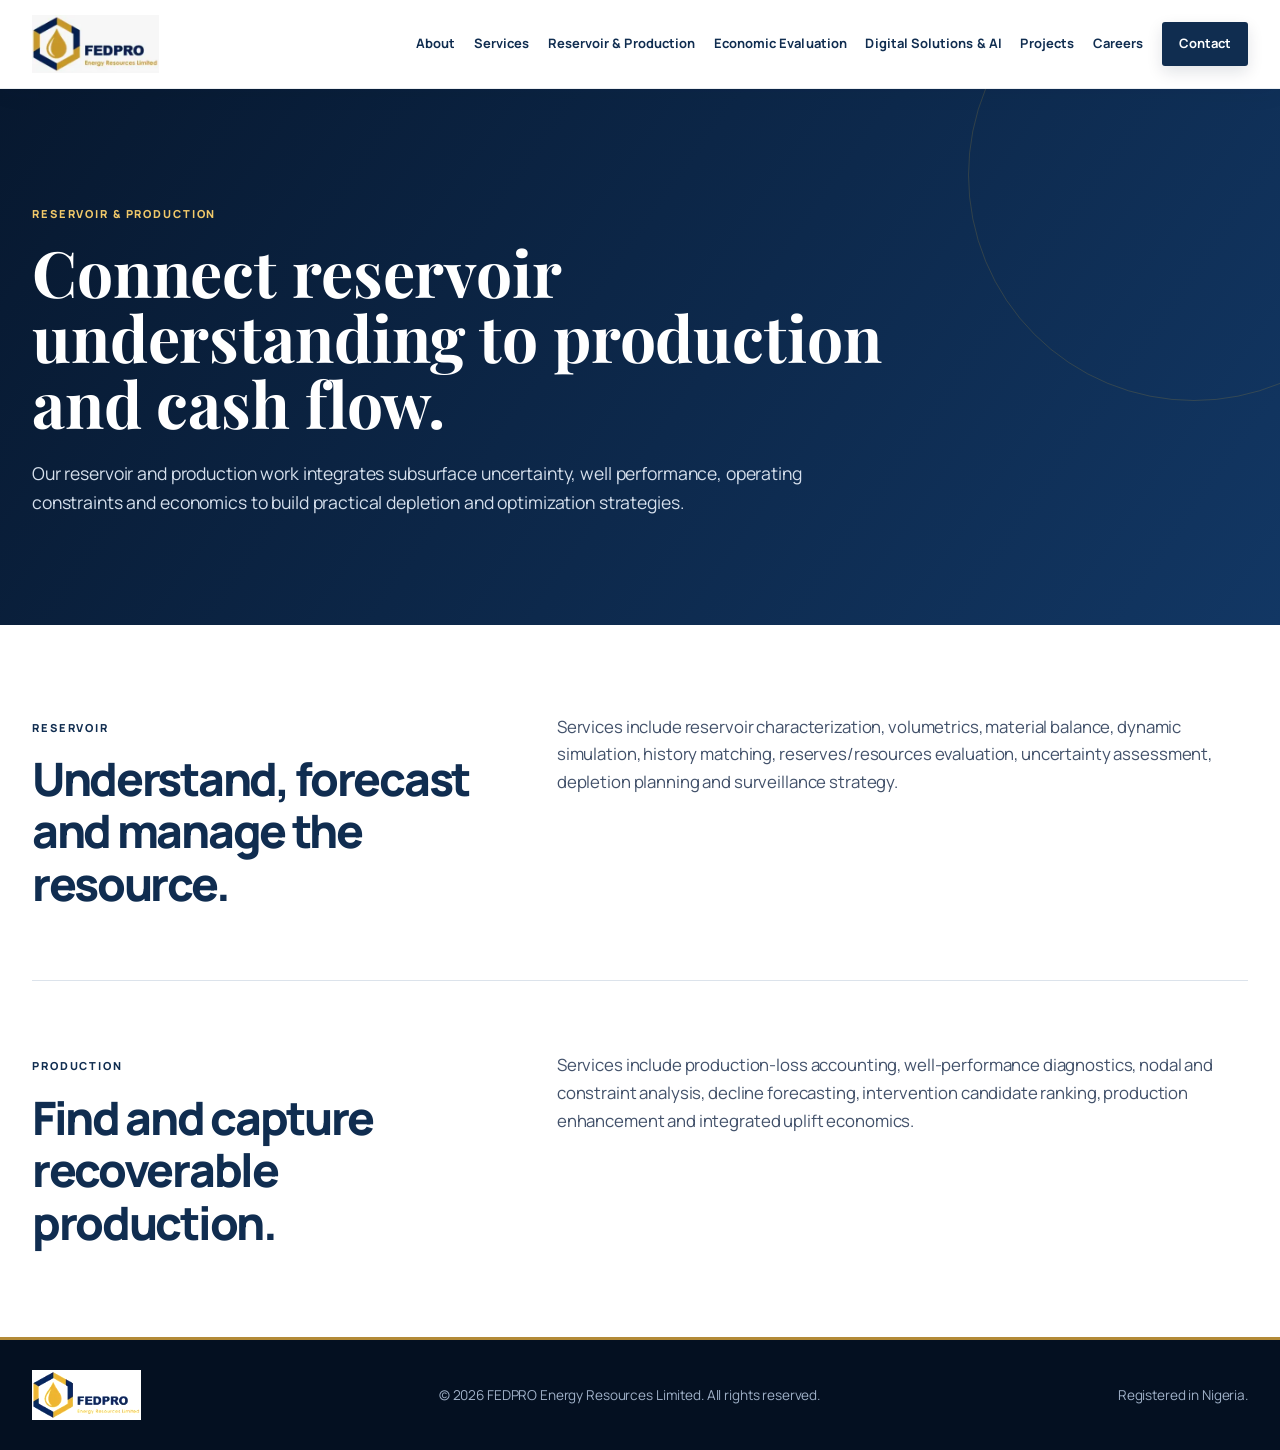
<file: reservoir-production.html>
<!DOCTYPE html><html lang="en"><head><meta charset="UTF-8"><meta name="viewport" content="width=device-width,initial-scale=1"><meta name="description" content="FEDPRO reservoir engineering and production optimization services."><title>Reservoir & Production Engineering | FEDPRO Energy Resources Limited</title><link rel="preconnect" href="https://fonts.googleapis.com"><link rel="preconnect" href="https://fonts.gstatic.com" crossorigin><link href="https://fonts.googleapis.com/css2?family=Manrope:wght@400;500;600;700;800&family=Playfair+Display:wght@700&display=swap" rel="stylesheet"><link rel="stylesheet" href="styles.css"></head><body><header class="site-header"><div class="container nav-wrap"><a class="brand" href="index.html"><img src="assets/fedpro-logo.webp" alt="FEDPRO Energy Resources Limited"></a><button class="menu-toggle" aria-label="Toggle navigation" aria-expanded="false">☰</button><nav class="nav-links"><a href="about.html">About</a><a href="services.html">Services</a><a href="reservoir-production.html">Reservoir & Production</a><a href="cpr-due-diligence.html">Economic Evaluation</a><a href="ai.html">Digital Solutions &amp; AI</a><a href="projects.html">Projects</a><a href="careers.html">Careers</a><a class="nav-cta" href="contact.html">Contact</a></nav></div></header><main><section class="page-hero"><div class="container reveal"><span class="eyebrow gold">RESERVOIR & PRODUCTION</span><h1>Connect reservoir understanding to production and cash flow.</h1><p>Our reservoir and production work integrates subsurface uncertainty, well performance, operating constraints and economics to build practical depletion and optimization strategies.</p></div></section><section class="section"><div class="container"><div class="two-col"><div class="section-heading reveal"><span class="eyebrow">RESERVOIR</span><h2>Understand, forecast and manage the resource.</h2></div><div class="about-copy reveal"><p>Services include reservoir characterization, volumetrics, material balance, dynamic simulation, history matching, reserves/resources evaluation, uncertainty assessment, depletion planning and surveillance strategy.</p></div></div><hr class="section-rule"><div class="two-col"><div class="section-heading reveal"><span class="eyebrow">PRODUCTION</span><h2>Find and capture recoverable production.</h2></div><div class="about-copy reveal"><p>Services include production-loss accounting, well-performance diagnostics, nodal and constraint analysis, decline forecasting, intervention candidate ranking, production enhancement and integrated uplift economics.</p></div></div></div></section></main><footer><div class="container footer-wrap"><img src="assets/fedpro-logo.webp" alt="FEDPRO logo"><p>© <span id="year"></span> FEDPRO Energy Resources Limited. All rights reserved.</p><p>Registered in Nigeria.</p></div></footer><script src="script.js"></script></body></html>
</file>
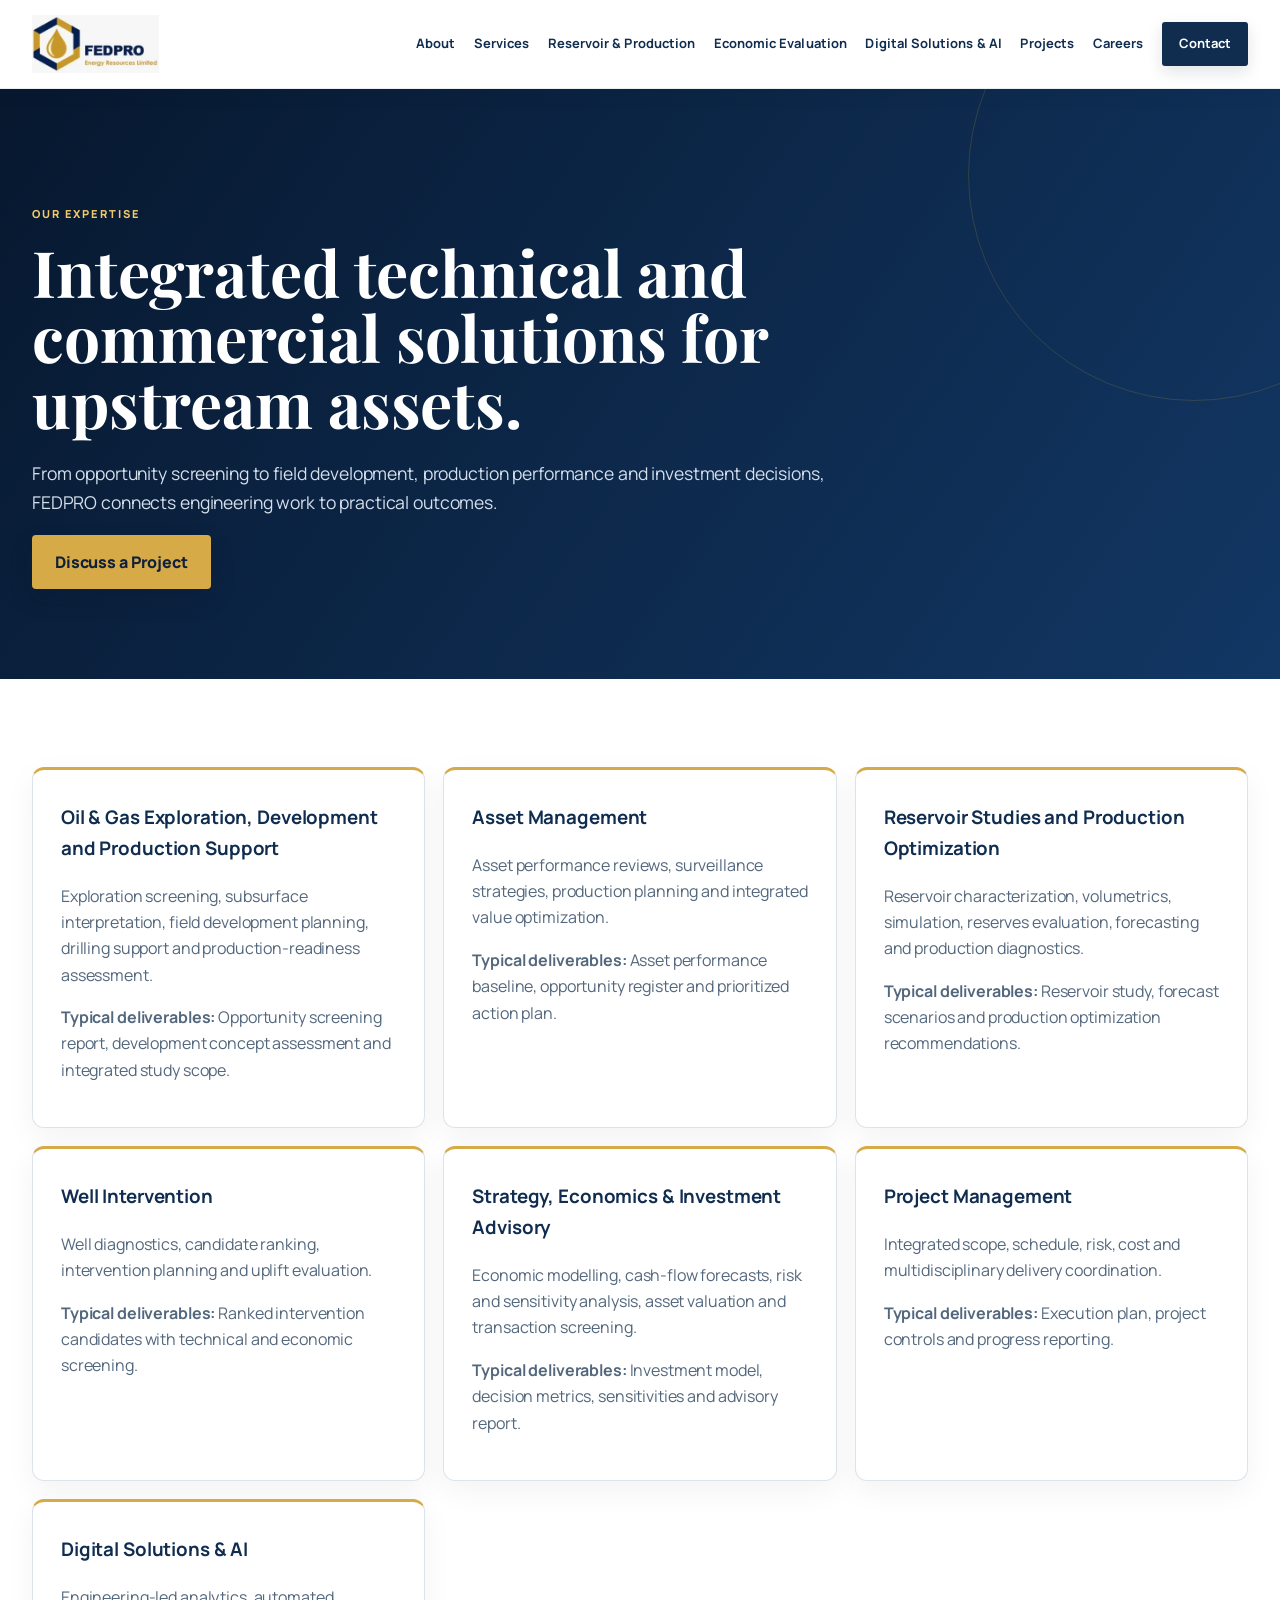
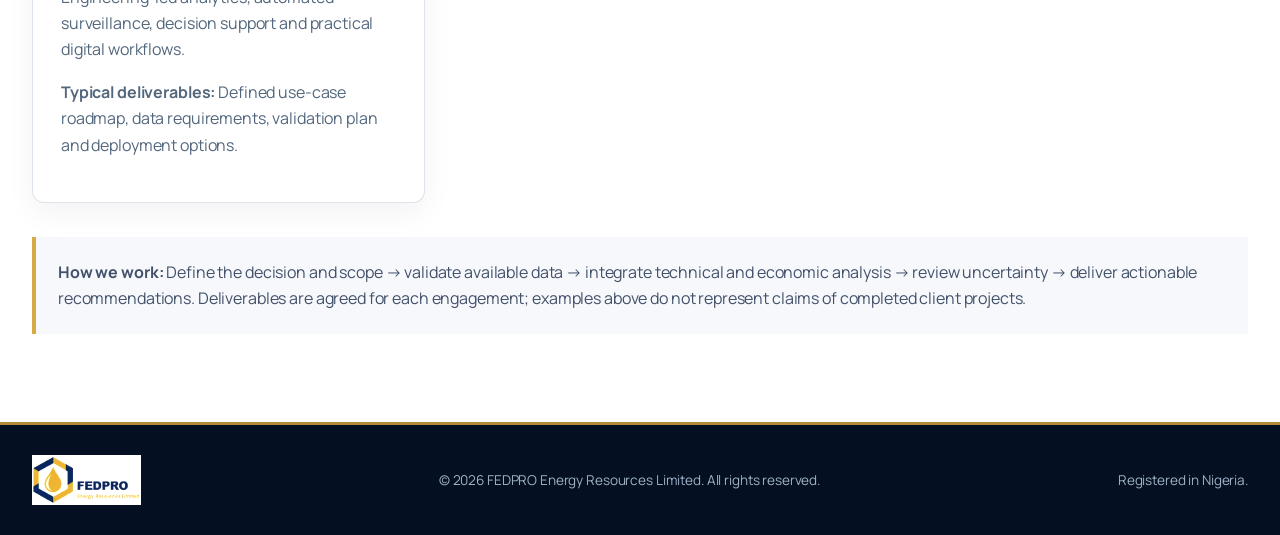
<file: services.html>
<!DOCTYPE html><html lang="en"><head><meta charset="UTF-8"><meta name="viewport" content="width=device-width,initial-scale=1"><meta name="description" content="FEDPRO integrated energy and oil and gas technical services."><title>Services | FEDPRO Energy Resources Limited</title><link rel="preconnect" href="https://fonts.googleapis.com"><link rel="preconnect" href="https://fonts.gstatic.com" crossorigin><link href="https://fonts.googleapis.com/css2?family=Manrope:wght@400;500;600;700;800&family=Playfair+Display:wght@700&display=swap" rel="stylesheet"><link rel="stylesheet" href="styles.css"></head><body><header class="site-header"><div class="container nav-wrap"><a class="brand" href="index.html"><img src="assets/fedpro-logo.webp" alt="FEDPRO Energy Resources Limited"></a><button class="menu-toggle" aria-label="Toggle navigation" aria-expanded="false">☰</button><nav class="nav-links"><a href="about.html">About</a><a href="services.html">Services</a><a href="reservoir-production.html">Reservoir & Production</a><a href="cpr-due-diligence.html">Economic Evaluation</a><a href="ai.html">Digital Solutions &amp; AI</a><a href="projects.html">Projects</a><a href="careers.html">Careers</a><a class="nav-cta" href="contact.html">Contact</a></nav></div></header><main><section class="page-hero"><div class="container reveal"><span class="eyebrow gold">OUR EXPERTISE</span><h1>Integrated technical and commercial solutions for upstream assets.</h1><p>From opportunity screening to field development, production performance and investment decisions, FEDPRO connects engineering work to practical outcomes.</p><a class="btn btn-primary" href="contact.html">Discuss a Project</a></div></section><section class="section"><div class="container"><div class="cards-grid light-cards"><article class="info-card reveal"><h3>Oil &amp; Gas Exploration, Development and Production Support</h3><p>Exploration screening, subsurface interpretation, field development planning, drilling support and production-readiness assessment.</p><p><strong>Typical deliverables:</strong> Opportunity screening report, development concept assessment and integrated study scope.</p></article><article class="info-card reveal"><h3>Asset Management</h3><p>Asset performance reviews, surveillance strategies, production planning and integrated value optimization.</p><p><strong>Typical deliverables:</strong> Asset performance baseline, opportunity register and prioritized action plan.</p></article><article class="info-card reveal"><h3>Reservoir Studies and Production Optimization</h3><p>Reservoir characterization, volumetrics, simulation, reserves evaluation, forecasting and production diagnostics.</p><p><strong>Typical deliverables:</strong> Reservoir study, forecast scenarios and production optimization recommendations.</p></article><article class="info-card reveal"><h3>Well Intervention</h3><p>Well diagnostics, candidate ranking, intervention planning and uplift evaluation.</p><p><strong>Typical deliverables:</strong> Ranked intervention candidates with technical and economic screening.</p></article><article class="info-card reveal"><h3>Strategy, Economics &amp; Investment Advisory</h3><p>Economic modelling, cash-flow forecasts, risk and sensitivity analysis, asset valuation and transaction screening.</p><p><strong>Typical deliverables:</strong> Investment model, decision metrics, sensitivities and advisory report.</p></article><article class="info-card reveal"><h3>Project Management</h3><p>Integrated scope, schedule, risk, cost and multidisciplinary delivery coordination.</p><p><strong>Typical deliverables:</strong> Execution plan, project controls and progress reporting.</p></article><article class="info-card reveal"><h3>Digital Solutions &amp; AI</h3><p>Engineering-led analytics, automated surveillance, decision support and practical digital workflows.</p><p><strong>Typical deliverables:</strong> Defined use-case roadmap, data requirements, validation plan and deployment options.</p></article></div><div class="notice reveal"><strong>How we work:</strong> Define the decision and scope → validate available data → integrate technical and economic analysis → review uncertainty → deliver actionable recommendations. Deliverables are agreed for each engagement; examples above do not represent claims of completed client projects.</div></div></section></main><footer><div class="container footer-wrap"><img src="assets/fedpro-logo.webp" alt="FEDPRO logo"><p>© <span id="year"></span> FEDPRO Energy Resources Limited. All rights reserved.</p><p>Registered in Nigeria.</p></div></footer><script src="script.js"></script></body></html>
</file>
<file: styles.css>
:root{--navy:#0c274e;--navy2:#06182f;--gold:#d4a72c;--gold2:#efc75b;--ink:#162033;--muted:#627086;--bg:#f7f8fb;--white:#fff;--line:#e5e8ee;--shadow:0 18px 50px rgba(8,28,54,.12)}*{box-sizing:border-box}html{scroll-behavior:smooth}body{margin:0;font-family:Manrope,Arial,sans-serif;color:var(--ink);background:#fff;line-height:1.65}.container{width:min(1160px,calc(100% - 40px));margin:auto}.site-header{position:sticky;top:0;z-index:20;background:rgba(255,255,255,.96);backdrop-filter:blur(10px);border-bottom:1px solid rgba(12,39,78,.08)}.nav-wrap{display:flex;align-items:center;justify-content:space-between;min-height:84px}.brand img{height:58px;width:auto;display:block}.nav-links{display:flex;align-items:center;gap:28px}.nav-links a{color:var(--navy);text-decoration:none;font-weight:700;font-size:.95rem}.nav-links a:hover{color:var(--gold)}.nav-cta{background:var(--navy);color:white!important;padding:12px 18px;border-radius:8px}.menu-toggle{display:none;border:0;background:none;font-size:1.7rem;color:var(--navy)}.hero{position:relative;overflow:hidden;background:linear-gradient(120deg,#07182f 0%,#0c2b53 55%,#123764 100%);color:white}.hero:before{content:"";position:absolute;inset:0;background:radial-gradient(circle at 85% 25%,rgba(212,167,44,.28),transparent 24%),radial-gradient(circle at 5% 80%,rgba(255,255,255,.06),transparent 30%)}.hero-grid{position:relative;min-height:720px;display:grid;grid-template-columns:1.25fr .75fr;gap:70px;align-items:center}.eyebrow{display:inline-block;font-size:.76rem;letter-spacing:.16em;font-weight:800;color:var(--navy);margin-bottom:16px}.eyebrow.gold{color:var(--gold2)}.hero h1{font-family:"Playfair Display",serif;font-size:clamp(3rem,6vw,5.6rem);line-height:.98;margin:0 0 26px;max-width:850px}.hero-copy>p{font-size:1.12rem;color:#d9e2ef;max-width:760px}.hero-actions{display:flex;gap:14px;margin:34px 0}.btn{display:inline-flex;align-items:center;justify-content:center;border:none;text-decoration:none;font-weight:800;padding:14px 20px;border-radius:9px;cursor:pointer}.btn-primary{background:var(--gold);color:#11203a}.btn-primary:hover{background:var(--gold2)}.btn-secondary{border:1px solid rgba(255,255,255,.35);color:#fff;background:rgba(255,255,255,.04)}.hero-stats{display:grid;grid-template-columns:repeat(3,1fr);gap:16px;margin-top:48px}.hero-stats div{padding-top:16px;border-top:1px solid rgba(255,255,255,.18)}.hero-stats strong,.hero-stats span{display:block}.hero-stats strong{font-size:.9rem;color:var(--gold2)}.hero-stats span{font-size:.8rem;color:#bfcce0;margin-top:5px}.hero-card{background:rgba(255,255,255,.97);color:var(--ink);padding:34px;border-radius:18px;box-shadow:var(--shadow)}.hero-card img{width:220px;max-width:100%;margin-bottom:20px}.hero-card h2{color:var(--navy);margin:0}.hero-card p{color:var(--muted)}.hero-card ul{padding-left:18px}.hero-card li::marker{color:var(--gold)}.section{padding:100px 0}.light{background:var(--bg)}.two-col{display:grid;grid-template-columns:.8fr 1.2fr;gap:90px}.section-heading h2{font-family:"Playfair Display",serif;color:var(--navy);font-size:clamp(2.2rem,4vw,3.6rem);line-height:1.1;margin:0}.section-heading p{max-width:720px;color:var(--muted)}.centered{text-align:center;max-width:820px;margin:0 auto 50px}.about-copy{font-size:1.05rem;color:#42516a}.quote-box{margin-top:28px;border-left:4px solid var(--gold);background:white;padding:24px 28px;font-weight:700;color:var(--navy);box-shadow:0 10px 30px rgba(8,28,54,.06)}.navy-section{background:var(--navy2);color:white}.navy-section .section-heading h2{color:white}.navy-section .section-heading p{color:#b9c7da}.cards-grid{display:grid;grid-template-columns:repeat(3,1fr);gap:22px}.service-card{background:#102d55;border:1px solid rgba(255,255,255,.08);padding:28px;border-radius:14px;transition:.25s}.service-card:hover{transform:translateY(-5px);border-color:rgba(212,167,44,.6)}.service-card span{color:var(--gold2);font-weight:800}.service-card h3{font-size:1.2rem}.service-card p{color:#c6d1df;font-size:.95rem}.capability-track{display:grid;grid-template-columns:repeat(4,1fr);gap:18px;margin-top:50px}.capability{padding:26px;border:1px solid var(--line);border-radius:14px;background:#fff}.capability b{display:grid;place-items:center;width:40px;height:40px;border-radius:50%;background:var(--navy);color:var(--gold2)}.capability h3{color:var(--navy)}.capability p{color:var(--muted);font-size:.92rem}.energy-section{background:linear-gradient(140deg,#0b2446,#132f54);color:white}.energy-grid{display:grid;grid-template-columns:1fr 1fr;gap:70px;align-items:center}.energy-section h2{font-family:"Playfair Display",serif;font-size:clamp(2.3rem,4vw,3.8rem);line-height:1.08}.energy-section p{color:#c5d0df}.text-link{color:var(--gold2);font-weight:800;text-decoration:none}.energy-panels{display:grid;gap:14px}.panel{padding:24px 26px;border-radius:12px;background:rgba(255,255,255,.08);border:1px solid rgba(255,255,255,.1)}.panel h3{margin:0 0 8px;color:var(--gold2)}.panel p{margin:0}.objectives-list{max-width:900px;margin:0 auto}.objectives-list details{border:1px solid var(--line);border-radius:10px;margin-bottom:12px;padding:0 20px}.objectives-list summary{cursor:pointer;font-weight:800;color:var(--navy);padding:18px 0}.objectives-list p{color:var(--muted);padding:0 0 18px;margin:0}.contact-section{background:#07182f;color:white}.contact-grid{display:grid;grid-template-columns:1fr 1fr;gap:70px}.contact-section h2{font-family:"Playfair Display",serif;font-size:clamp(2.4rem,4vw,3.8rem);line-height:1.08}.contact-section p{color:#c2cede}.contact-meta{display:grid;gap:18px;margin-top:32px}.contact-meta span,.contact-meta strong{display:block}.contact-meta span{font-size:.75rem;letter-spacing:.12em;color:var(--gold2);text-transform:uppercase}.contact-form{display:grid;gap:14px;background:#fff;color:var(--ink);padding:30px;border-radius:16px}.contact-form label{font-weight:700;font-size:.9rem}.contact-form input,.contact-form select,.contact-form textarea{width:100%;margin-top:6px;padding:12px 13px;border:1px solid #d9dee6;border-radius:8px;font:inherit}.contact-form small{color:var(--muted)}footer{background:#041021;color:#9fb0c7;padding:30px 0}.footer-wrap{display:flex;align-items:center;justify-content:space-between;gap:20px;font-size:.85rem}.footer-wrap img{height:50px;width:auto;filter:brightness(1.2)}.reveal{opacity:0;transform:translateY(18px);transition:opacity .65s ease,transform .65s ease}.reveal.visible{opacity:1;transform:none}@media(max-width:900px){.menu-toggle{display:block}.nav-links{position:absolute;top:84px;left:0;right:0;background:white;padding:22px;display:none;flex-direction:column;align-items:flex-start;border-bottom:1px solid var(--line)}.nav-links.open{display:flex}.hero-grid,.two-col,.energy-grid,.contact-grid{grid-template-columns:1fr}.hero-grid{padding:70px 0}.cards-grid{grid-template-columns:repeat(2,1fr)}.capability-track{grid-template-columns:repeat(2,1fr)}.footer-wrap{flex-direction:column;align-items:flex-start}}@media(max-width:620px){.container{width:min(100% - 28px,1160px)}.brand img{height:48px}.hero h1{font-size:3rem}.hero-stats,.cards-grid,.capability-track{grid-template-columns:1fr}.hero-actions{flex-direction:column}.section{padding:72px 0}.footer-wrap img{height:42px}}.page-hero{background:linear-gradient(125deg,#07182f,#123764);color:#fff;padding:110px 0 90px}.page-hero h1{font-family:"Playfair Display",serif;font-size:clamp(2.8rem,5vw,5rem);line-height:1.02;max-width:900px;margin:0 0 24px}.page-hero p{max-width:820px;color:#d5dfec;font-size:1.1rem}.light-cards .info-card{background:#fff;border:1px solid var(--line);border-top:3px solid var(--gold);padding:28px;border-radius:12px;box-shadow:0 10px 30px rgba(8,28,54,.05)}.info-card h3{color:var(--navy);margin-top:4px}.info-card p{color:var(--muted)}.value-flow{display:flex;align-items:center;justify-content:center;gap:14px;flex-wrap:wrap;background:var(--navy2);padding:26px;border-radius:14px;margin-bottom:46px}.value-flow span{background:#102d55;color:#fff;border:1px solid rgba(255,255,255,.1);padding:12px 16px;border-radius:8px;font-weight:800}.value-flow b{color:var(--gold2)}.section-rule{border:0;border-top:1px solid var(--line);margin:70px 0}.tag{display:inline-block;color:var(--gold);font-size:.72rem;letter-spacing:.12em;font-weight:800;margin-bottom:8px}.notice{margin-top:34px;background:#f7f8fb;border-left:4px solid var(--gold);padding:22px;color:#42516a}.btn-dark{background:var(--navy);color:#fff;margin-top:14px}.contact-page{background:#f7f8fb}.contact-page h2{color:var(--navy);font-family:"Playfair Display",serif;font-size:2.6rem}.dark-meta span{color:var(--gold)}.dark-meta strong{color:var(--navy)}.bordered{border:1px solid var(--line);box-shadow:var(--shadow)}@media(max-width:1100px){.nav-links{gap:14px}.nav-links a{font-size:.82rem}}
/* Leadership profiles */
.leadership-list{display:grid;gap:22px;max-width:1020px}.leadership-person{display:flex;align-items:flex-start;gap:26px;padding:26px;background:#fff;border:1px solid var(--line);border-radius:14px}.leadership-photo{flex:0 0 132px;width:132px;height:168px;border:1px dashed #b9c5d4;border-radius:12px;background:#f6f8fb}.leadership-info{flex:1}.leadership-info h3{color:var(--navy);font-size:1.15rem;margin:0 0 5px}.leadership-info h4{color:var(--navy);font-size:1.08rem;margin:0 0 14px}.leadership-info p{color:var(--muted);line-height:1.7;margin:0}@media(max-width:580px){.leadership-person{gap:16px;padding:18px}.leadership-photo{flex-basis:96px;width:96px;height:125px}.leadership-info h3,.leadership-info h4{font-size:1rem}}


/* FEDPRO design system: original editorial layout, technical geometry and responsive refinement */
:root{--navy:#102d50;--navy2:#07192e;--gold:#d6aa46;--gold2:#f1c96a;--ink:#182c43;--muted:#53677d;--bg:#f4f6f8;--line:#dce3eb;--shadow:0 28px 70px rgba(4,24,48,.14)}
body{letter-spacing:-.008em;-webkit-font-smoothing:antialiased}
.container{width:min(1240px,calc(100% - 64px))}
.site-header{background:rgba(255,255,255,.975);box-shadow:0 3px 24px rgba(5,25,47,.055)}
.nav-wrap{min-height:88px;gap:20px}
.nav-links{gap:clamp(10px,1.45vw,22px);flex-wrap:wrap;justify-content:flex-end}
.nav-links a{font-size:.81rem;letter-spacing:.005em;position:relative}
.nav-links a:not(.nav-cta):after{content:"";position:absolute;bottom:-7px;left:0;width:0;height:2px;background:var(--gold);transition:width .22s}
.nav-links a:hover:after,.nav-links a:focus-visible:after{width:100%}
.nav-cta{border-radius:3px;padding:11px 17px;box-shadow:0 6px 16px rgba(6,24,47,.12)}
.hero{background:linear-gradient(112deg,#051427 0%,#0b294a 60%,#143a5e 100%);isolation:isolate}
.hero:before{background:radial-gradient(ellipse at 82% 20%,rgba(220,174,69,.14),transparent 38%),repeating-linear-gradient(135deg,transparent 0,transparent 94px,rgba(255,255,255,.027) 95px,transparent 96px);pointer-events:none}
.hero:after{content:"";position:absolute;right:-180px;bottom:-310px;width:660px;height:660px;border:1px solid rgba(237,196,98,.18);border-radius:50%;box-shadow:0 0 0 72px rgba(255,255,255,.012),0 0 0 150px rgba(255,255,255,.01);pointer-events:none;z-index:-1}
.hero-grid{min-height:710px;grid-template-columns:minmax(0,1.18fr) minmax(340px,.82fr);gap:clamp(36px,5vw,88px);padding:82px 0 92px}
.hero-copy{position:relative}
.hero .eyebrow{color:var(--gold2);font-size:.68rem;letter-spacing:.19em;line-height:1.8}
.eyebrow-divider{color:rgba(255,255,255,.35);padding:0 8px}
.hero h1{font-family:Manrope,Arial,sans-serif;font-weight:800;letter-spacing:-.06em;font-size:clamp(3.2rem,5.25vw,5.55rem);line-height:1.075;max-width:850px;margin:8px 0 28px}
.hero-copy>p{font-size:1.05rem;line-height:1.85;max-width:680px;color:#d6e2ed}
.hero-actions{margin:36px 0 0;flex-wrap:wrap}
.btn{border-radius:4px;min-height:50px;padding:14px 23px;gap:16px;transition:transform .2s,background .2s,box-shadow .2s}
.btn:hover{transform:translateY(-2px)}
.btn:focus-visible,.nav-links a:focus-visible,.menu-toggle:focus-visible,.contact-form :focus-visible,summary:focus-visible{outline:3px solid var(--gold);outline-offset:3px}
.btn-primary{box-shadow:0 10px 25px rgba(5,19,37,.16)}
.hero-stats{margin-top:60px;gap:20px}
.hero-stats div{padding-top:18px;border-top:2px solid rgba(225,185,97,.45)}
.hero-stats strong{font-size:.82rem;line-height:1.5;color:#fff}
.hero-stats span{font-size:.75rem;line-height:1.6;color:#adbed0}
.hero-card{position:relative;border-radius:5px;padding:35px 38px 38px;box-shadow:0 35px 75px rgba(1,10,21,.3);border-top:5px solid var(--gold);overflow:hidden}
.hero-card:after{content:"";position:absolute;right:-65px;top:95px;width:170px;height:170px;border:1px solid rgba(12,39,78,.07);border-radius:50%;pointer-events:none}
.hero-card-topline{display:flex;justify-content:space-between;align-items:center;gap:15px;margin-bottom:24px;font-size:.63rem;letter-spacing:.18em;font-weight:800;color:#536c84}
.hero-card-mark{color:#ad852f}
.hero-card img{width:160px;max-height:90px;object-fit:contain;object-position:left;margin-bottom:20px}
.hero-card h2{font-family:Manrope,Arial,sans-serif;font-size:clamp(1.5rem,2vw,2.15rem);letter-spacing:-.045em;line-height:1.25}
.hero-card p{font-size:.9rem;line-height:1.7}
.hero-card ul{margin:22px 0 0;padding:0;list-style:none}
.hero-card li{padding:9px 0 9px 23px;position:relative;border-top:1px solid #e7ebef;font-size:.79rem;font-weight:700;line-height:1.4;color:#203a54}
.hero-card li:before{content:"↗";position:absolute;left:0;color:#bb8d30;font-weight:800}
.section{padding:108px 0}
.section-heading h2,.energy-section h2,.contact-section h2{font-family:Manrope,Arial,sans-serif;font-weight:800;letter-spacing:-.05em;line-height:1.14}
.section-heading h2{font-size:clamp(2.05rem,3.6vw,3.25rem)}
.section-heading p{line-height:1.85}
.eyebrow{letter-spacing:.17em;font-size:.69rem}
.cards-grid{gap:18px}
.service-card{position:relative;min-height:260px;border-radius:5px;padding:31px 28px;background:linear-gradient(145deg,#16395f,#102b4c);border:1px solid rgba(255,255,255,.1);overflow:hidden}
.service-card:after{content:"↗";position:absolute;right:26px;top:25px;color:rgba(237,198,103,.5);font-size:1.25rem}
.service-card:hover{box-shadow:0 20px 38px rgba(0,0,0,.18);transform:translateY(-4px)}
.service-card span{font-size:.78rem;letter-spacing:.1em}
.service-card h3{font-size:1.12rem;line-height:1.45;max-width:90%;margin:18px 0 12px}
.service-card p{line-height:1.75;font-size:.88rem}
.capability-track{gap:0;border:1px solid var(--line);border-radius:5px;overflow:hidden}
.capability{border:0;border-right:1px solid var(--line);border-radius:0;padding:32px 24px}
.capability:last-child{border-right:0}
.capability b{border-radius:3px}
.capability h3{font-size:1.08rem;line-height:1.4}
.energy-section{background:linear-gradient(130deg,#07192e,#103355)}
.panel{border-radius:4px;border-left:3px solid rgba(229,184,86,.6)}
.objectives-list details{border-radius:4px;background:white;transition:box-shadow .2s}
.objectives-list details[open]{box-shadow:0 12px 32px rgba(11,39,75,.08);border-color:#cbd5df}
.objectives-list summary{font-size:.98rem}
.contact-form{border-radius:5px;box-shadow:0 22px 45px rgba(0,0,0,.13)}
.contact-form input,.contact-form select,.contact-form textarea{border-radius:4px}
.info-card{transition:transform .2s,box-shadow .2s}
.info-card:hover{transform:translateY(-3px);box-shadow:0 20px 38px rgba(7,31,57,.1)}
.page-hero{position:relative;overflow:hidden}
.page-hero:after{content:"";position:absolute;right:-140px;top:-140px;width:450px;height:450px;border:1px solid rgba(212,167,44,.18);border-radius:50%;pointer-events:none}
footer{border-top:3px solid #b38a37}
@media(max-width:1100px){.nav-links{gap:11px}.nav-links a{font-size:.74rem}.brand img{height:49px}.hero-grid{gap:35px}.hero-card{padding:28px}}
@media(max-width:900px){.container{width:min(100% - 36px,1240px)}.hero-grid{grid-template-columns:1fr;min-height:0;padding:80px 0}.hero h1{max-width:760px}.hero-card{max-width:660px}.capability-track{grid-template-columns:repeat(2,1fr)}.capability:nth-child(2){border-right:0}.capability:nth-child(-n+2){border-bottom:1px solid var(--line)}.nav-links{gap:0}.nav-links a{font-size:.92rem}}
@media(max-width:580px){.hero-grid{padding:64px 0}.hero h1{font-size:clamp(2.6rem,11vw,4rem)}.hero-stats{grid-template-columns:1fr;gap:10px;margin-top:36px}.hero-card{padding:26px}.section{padding:70px 0}.capability-track{grid-template-columns:1fr}.capability{border-right:0!important;border-bottom:1px solid var(--line)}.capability:last-child{border-bottom:0}.service-card{min-height:0}.hero-actions .btn{width:100%}.hero .eyebrow{font-size:.6rem}}
@media(prefers-reduced-motion:reduce){html{scroll-behavior:auto}.reveal{opacity:1;transform:none;transition:none}.service-card,.btn,.info-card{transition:none}}


/* Responsive QA corrections: keep navigation and content usable at intermediate widths. */
@media (min-width:901px) and (max-width:1180px){
 .nav-wrap{min-height:82px}
 .nav-links{gap:9px}
 .nav-links a{font-size:.69rem;white-space:nowrap}
 .nav-cta{padding:10px 12px}
 .brand img{height:43px}
}
@media (max-width:1050px){
 .nav-wrap{min-height:76px}
 .menu-toggle{display:inline-flex;align-items:center;justify-content:center;min-width:44px;min-height:44px;cursor:pointer}
 .nav-links{display:none;position:absolute;top:100%;left:0;right:0;background:#fff;padding:14px max(18px,calc((100vw - 1240px)/2));flex-direction:column;align-items:stretch;gap:0;max-height:calc(100dvh - 76px);overflow-y:auto;border-bottom:1px solid var(--line);box-shadow:0 20px 35px rgba(4,25,48,.12)}
 .nav-links.open{display:flex}
 .nav-links a{font-size:.92rem;padding:12px 10px;white-space:normal}
 .nav-links .nav-cta{text-align:center;margin:8px 0}
 .nav-links a:after{display:none}
}
@media (max-width:900px){
 .hero-grid{grid-template-columns:1fr}
 .hero-card{max-width:100%}
 .hero-stats{grid-template-columns:repeat(3,minmax(0,1fr))}
}
@media (max-width:620px){
 .hero-stats{grid-template-columns:1fr}
 .page-hero{padding:72px 0 64px}
 .page-hero h1{font-size:clamp(2.25rem,9vw,3.25rem);line-height:1.12}
 .page-hero p{font-size:1rem}
 .hero-card{padding:24px}
 .contact-form{padding:22px}
 .value-flow{justify-content:flex-start;gap:9px}
 .value-flow span{padding:9px 11px;font-size:.8rem}
 .leadership-person{flex-direction:column}
 .leadership-photo{width:110px;height:140px;flex-basis:auto}
}
@media (prefers-reduced-motion:reduce){.reveal{opacity:1;transform:none}}


/* Screenshot-led desktop visual refinements, October 2026 */
@media(min-width:1101px){
 .hero-grid{grid-template-columns:minmax(0,1.12fr) minmax(370px,.88fr);gap:clamp(44px,4.5vw,74px);min-height:0;padding:86px 0 90px}
 .hero h1{font-size:clamp(3.2rem,4.55vw,4.65rem);line-height:1.1;letter-spacing:-.055em;max-width:780px}
 .hero-copy>p{font-size:1.03rem;line-height:1.8}
 .hero-stats{margin-top:42px}
 .hero-card{padding:28px 32px}
 .hero-card img{width:145px;margin-bottom:12px}
 .hero-card h2{font-size:1.85rem}
 .hero-card p{margin:12px 0 14px}
 .hero-card li{padding-top:7px;padding-bottom:7px}
}
.section{padding-top:88px;padding-bottom:88px}
.centered{margin-bottom:38px}
.cards-grid{align-items:stretch}
@media(min-width:901px){
 .cards-grid>.service-card:last-child:nth-child(3n + 1){grid-column:2}
}
.service-card{min-height:235px}
.section-heading h2{overflow-wrap:normal}
.two-col{gap:clamp(40px,5vw,78px)}
.about-copy p:first-child{margin-top:0}
@media(min-width:901px){.capability-track{margin-top:36px}}
@media(max-width:900px){
 .hero h1{font-size:clamp(2.85rem,7vw,4.25rem)}
 .hero-card{max-width:660px}
}
@media(max-width:620px){
 .hero h1{font-size:clamp(2.55rem,10vw,3.5rem)}
 .section{padding-top:66px;padding-bottom:66px}
 .service-card{min-height:0}
}


/* Original technical illustration: offshore production infrastructure */
.hero{background-image:linear-gradient(90deg,rgba(4,17,33,.97) 0%,rgba(6,25,46,.93) 38%,rgba(7,29,50,.78) 72%,rgba(7,29,50,.85) 100%),url("assets/offshore-engineering.svg");background-size:cover;background-position:center center}
.hero:before{background:linear-gradient(90deg,rgba(4,16,32,.28),transparent 60%)}
.hero-card{background:rgba(249,251,253,.97)}
@media(min-width:901px){.hero{background-position:center center}}
@media(max-width:900px){.hero{background-position:60% center}}
@media(prefers-reduced-data:reduce){.hero{background-image:linear-gradient(115deg,#07182f,#123764)}}


/* Mockup-inspired homepage composition, with original FEDPRO technical graphics */
.hero{background-image:linear-gradient(90deg,rgba(3,17,37,.97),rgba(7,30,55,.77) 58%,rgba(7,28,50,.8)),url("assets/offshore-engineering.svg")}
.hero-grid{align-items:center}
.hero h1 em{color:#e8b548;font-style:normal}
.hero-stats[hidden]{display:none!important}
.hero-card{background:rgba(7,27,52,.94);color:#fff;border:1px solid rgba(226,179,72,.45);border-top:5px solid #e5b246;box-shadow:0 25px 70px rgba(0,0,0,.25)}
.hero-card h2,.hero-card li{color:#fff}
.hero-card p{color:#dbe5f0}
.hero-card-topline{color:#f4f6fa}
.hero-card li{border-color:rgba(255,255,255,.12)}
.hero-card img{filter:brightness(1.35)}
.value-strip{background:#06172c;color:#fff;border-top:1px solid rgba(255,255,255,.12)}
.value-strip-grid{display:grid;grid-template-columns:repeat(5,minmax(0,1fr));padding:19px 0;gap:0}
.value-strip-grid>div{display:flex;align-items:center;justify-content:center;gap:16px;padding:4px 14px;border-right:1px solid rgba(255,255,255,.16);font-size:.84rem;line-height:1.5}
.value-strip-grid>div:last-child{border:0}
.value-strip-grid b{color:#e9b449;font-size:2rem;font-weight:700}
.showcase-services{background:#f9fafc;color:#102b4e}
.showcase-services .section-heading h2{color:#102b4e}
.showcase-services .section-heading p{color:#50647b}
.showcase-services .cards-grid{grid-template-columns:repeat(4,minmax(0,1fr));gap:18px}
.showcase-services .service-card{background:#fff;color:#122d4e;border:1px solid #dce4ed;border-radius:8px;overflow:hidden;min-height:0;padding:0;box-shadow:0 8px 24px rgba(5,29,58,.05)}
.showcase-services .service-card:last-child:nth-child(3n + 1){grid-column:auto}
.showcase-services .service-card h3{color:#102b4e;font-size:1.02rem;line-height:1.4}
.showcase-services .service-card p{color:#586b82;font-size:.88rem}
.showcase-services .service-body{padding:18px 18px 24px}
.service-visual{height:135px;position:relative;overflow:hidden;background:linear-gradient(135deg,#143a5b,#061a33);border-bottom:1px solid #e1e8ee}
.service-visual:before{content:"";position:absolute;inset:0;background:repeating-linear-gradient(160deg,transparent 0 19px,rgba(238,188,77,.15) 20px 21px,transparent 22px 42px);transform:skewY(-8deg)}
.service-visual:after{content:"";position:absolute;width:180px;height:180px;border:20px solid rgba(241,187,73,.35);border-radius:50%;right:-50px;top:12px}
.service-visual-02{background:linear-gradient(130deg,#1a5265,#0c2949)}
.service-visual-03{background:radial-gradient(ellipse at 65% 75%,#e8a33e,#297c83 35%,#0b365a 68%,#061b34)}
.service-visual-04{background:linear-gradient(145deg,#7a562e,#14334d 65%,#06182b)}
.service-visual-05{background:linear-gradient(130deg,#143553,#275b75)}
.service-visual-06{background:linear-gradient(130deg,#314b62,#102b47)}
.service-visual-07{background:radial-gradient(circle at 70% 45%,#347f9b,#092944 60%)}
.service-visual span{position:absolute;top:13px;left:14px;z-index:2;display:inline-flex;align-items:center;justify-content:center;width:40px;height:40px;border-radius:5px;background:#e6b344;color:#092541;font-size:.9rem;font-weight:800}
@media(max-width:1100px){.showcase-services .cards-grid{grid-template-columns:repeat(2,minmax(0,1fr))}.value-strip-grid{grid-template-columns:repeat(3,1fr);row-gap:12px}.value-strip-grid>div:nth-child(3){border-right:0}}
@media(max-width:620px){.showcase-services .cards-grid{grid-template-columns:1fr}.value-strip-grid{grid-template-columns:1fr 1fr}.value-strip-grid>div{justify-content:flex-start;border:0;gap:9px;font-size:.74rem}.value-strip-grid b{font-size:1.45rem}.hero-card{background:rgba(7,27,52,.96)}}


/* Licensed third-party photography (Unsplash); remote assets require internet connectivity. */
.hero{background-image:linear-gradient(90deg,rgba(3,17,37,.96) 0%,rgba(7,27,48,.82) 40%,rgba(7,28,50,.45) 68%,rgba(7,28,50,.76) 100%),url("https://unsplash.com/photos/uo0C58mJ3Mc/download?force=true&w=1800");background-position:center;background-size:cover}
.service-visual-01{background-image:linear-gradient(0deg,rgba(5,28,51,.16),rgba(5,28,51,.16)),url("https://unsplash.com/photos/F8fYuNwHvHU/download?force=true&w=650");background-size:cover;background-position:center}
.service-visual-02{background-image:linear-gradient(120deg,rgba(6,29,53,.12),rgba(6,29,53,.42)),url("https://unsplash.com/photos/Tqb4mhNtMU8/download?force=true&w=650");background-size:cover;background-position:center}
.service-visual-04{background-image:linear-gradient(120deg,rgba(6,29,53,.12),rgba(6,29,53,.4)),url("https://unsplash.com/photos/9BOkOMB3Rug/download?force=true&w=650");background-size:cover;background-position:center}

/* Locally hosted illustrative photography: managed by scripts/localize_photos.py */
.hero{background-image:linear-gradient(90deg,rgba(3,17,37,.96) 0%,rgba(7,27,48,.83) 40%,rgba(7,28,50,.38) 68%,rgba(7,28,50,.72) 100%),url("assets/offshore-platform.webp")}
.service-visual-01{background-image:linear-gradient(0deg,rgba(5,28,51,.17),rgba(5,28,51,.17)),url("assets/exploration.webp")}
.service-visual-02{background-image:linear-gradient(120deg,rgba(6,29,53,.1),rgba(6,29,53,.36)),url("assets/asset-management.webp")}
.service-visual-04{background-image:linear-gradient(120deg,rgba(6,29,53,.12),rgba(6,29,53,.38)),url("assets/well-intervention.webp")}


/* Locally hosted custom illustrations for the previously unfilled service image slots. */
.showcase-services .service-visual-05{background:#102e4c url("assets/service-economics.svg") center/cover no-repeat}
.showcase-services .service-visual-06{background:#102e4c url("assets/service-project.svg") center/cover no-repeat}
.showcase-services .service-visual-07{background:#102e4c url("assets/service-digital.svg") center/cover no-repeat}
.showcase-services .service-visual-05:before,.showcase-services .service-visual-05:after,
.showcase-services .service-visual-06:before,.showcase-services .service-visual-06:after,
.showcase-services .service-visual-07:before,.showcase-services .service-visual-07:after{display:none}


/* Dedicated locally hosted reservoir simulation image for service 03 */
.showcase-services .service-visual-03{background:#081e37 url("assets/service-reservoir.svg") center/cover no-repeat}
.showcase-services .service-visual-03:before,.showcase-services .service-visual-03:after{display:none}
</file>
